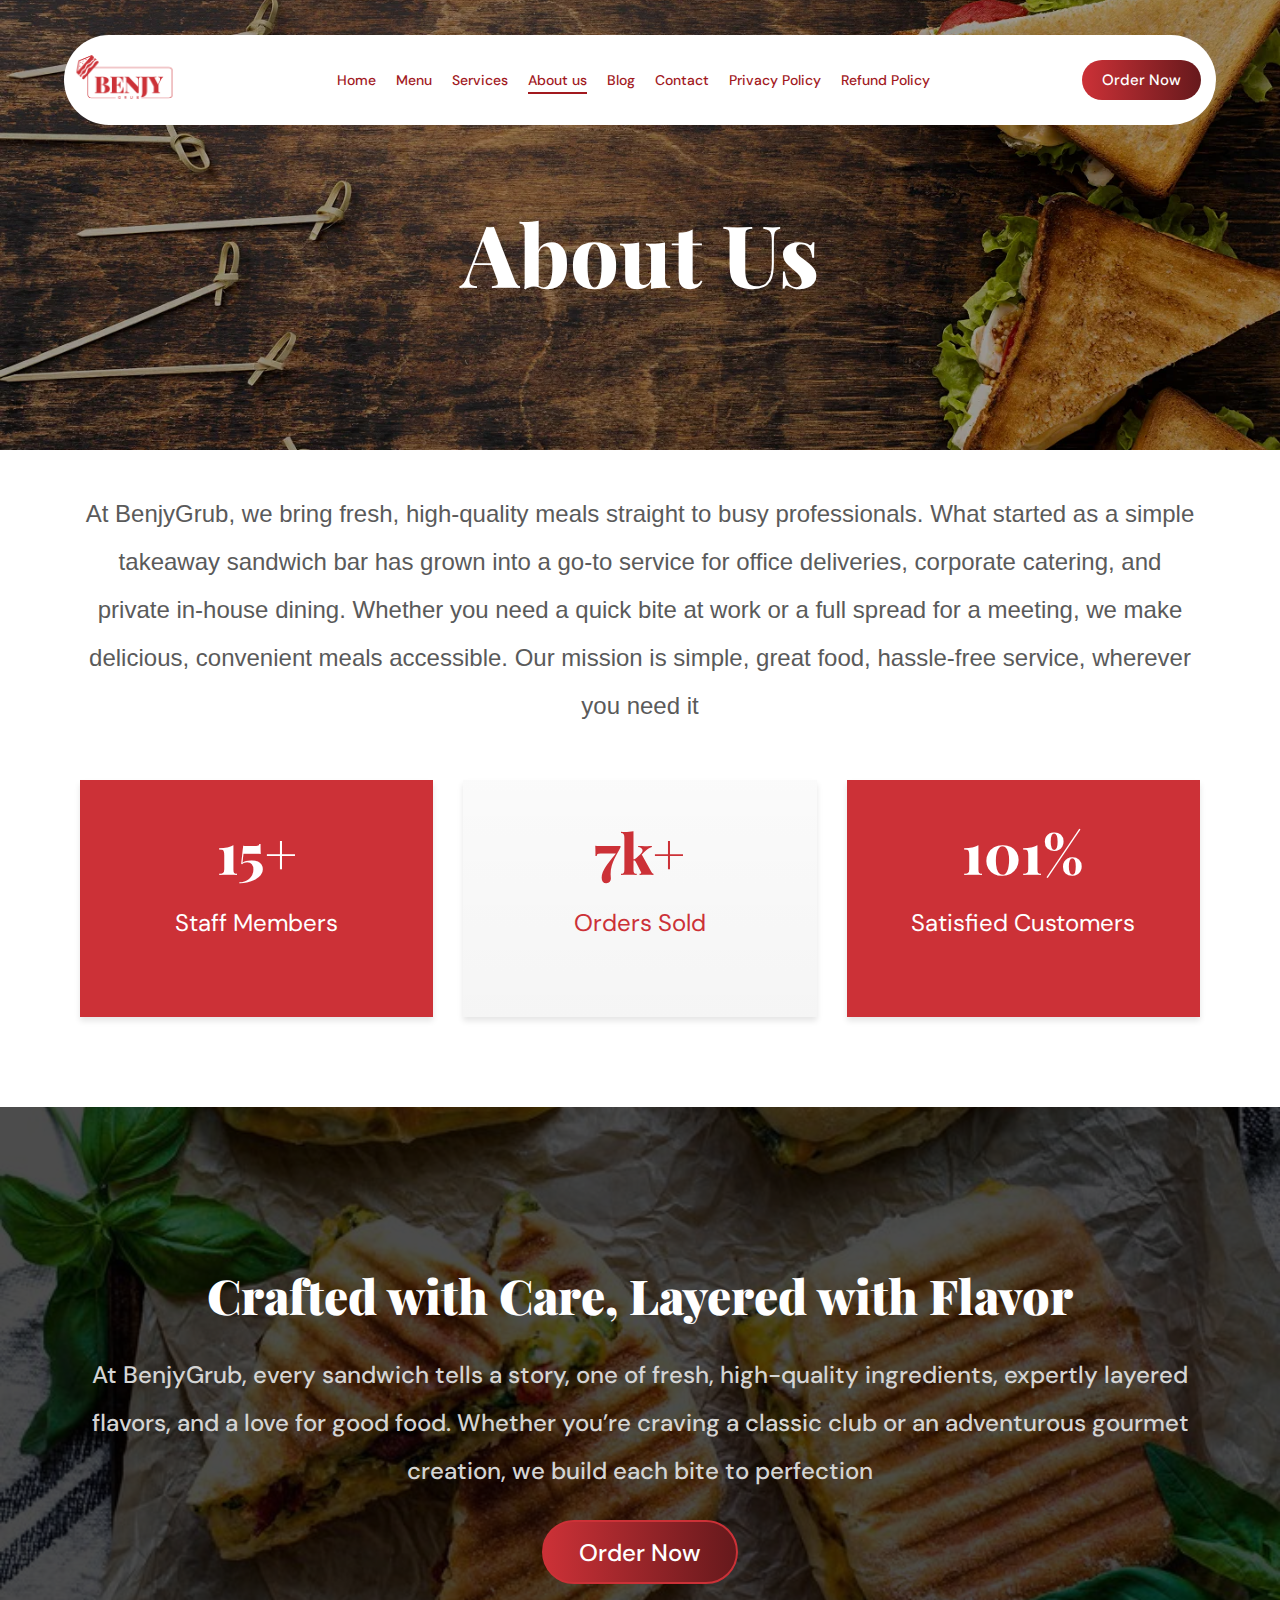
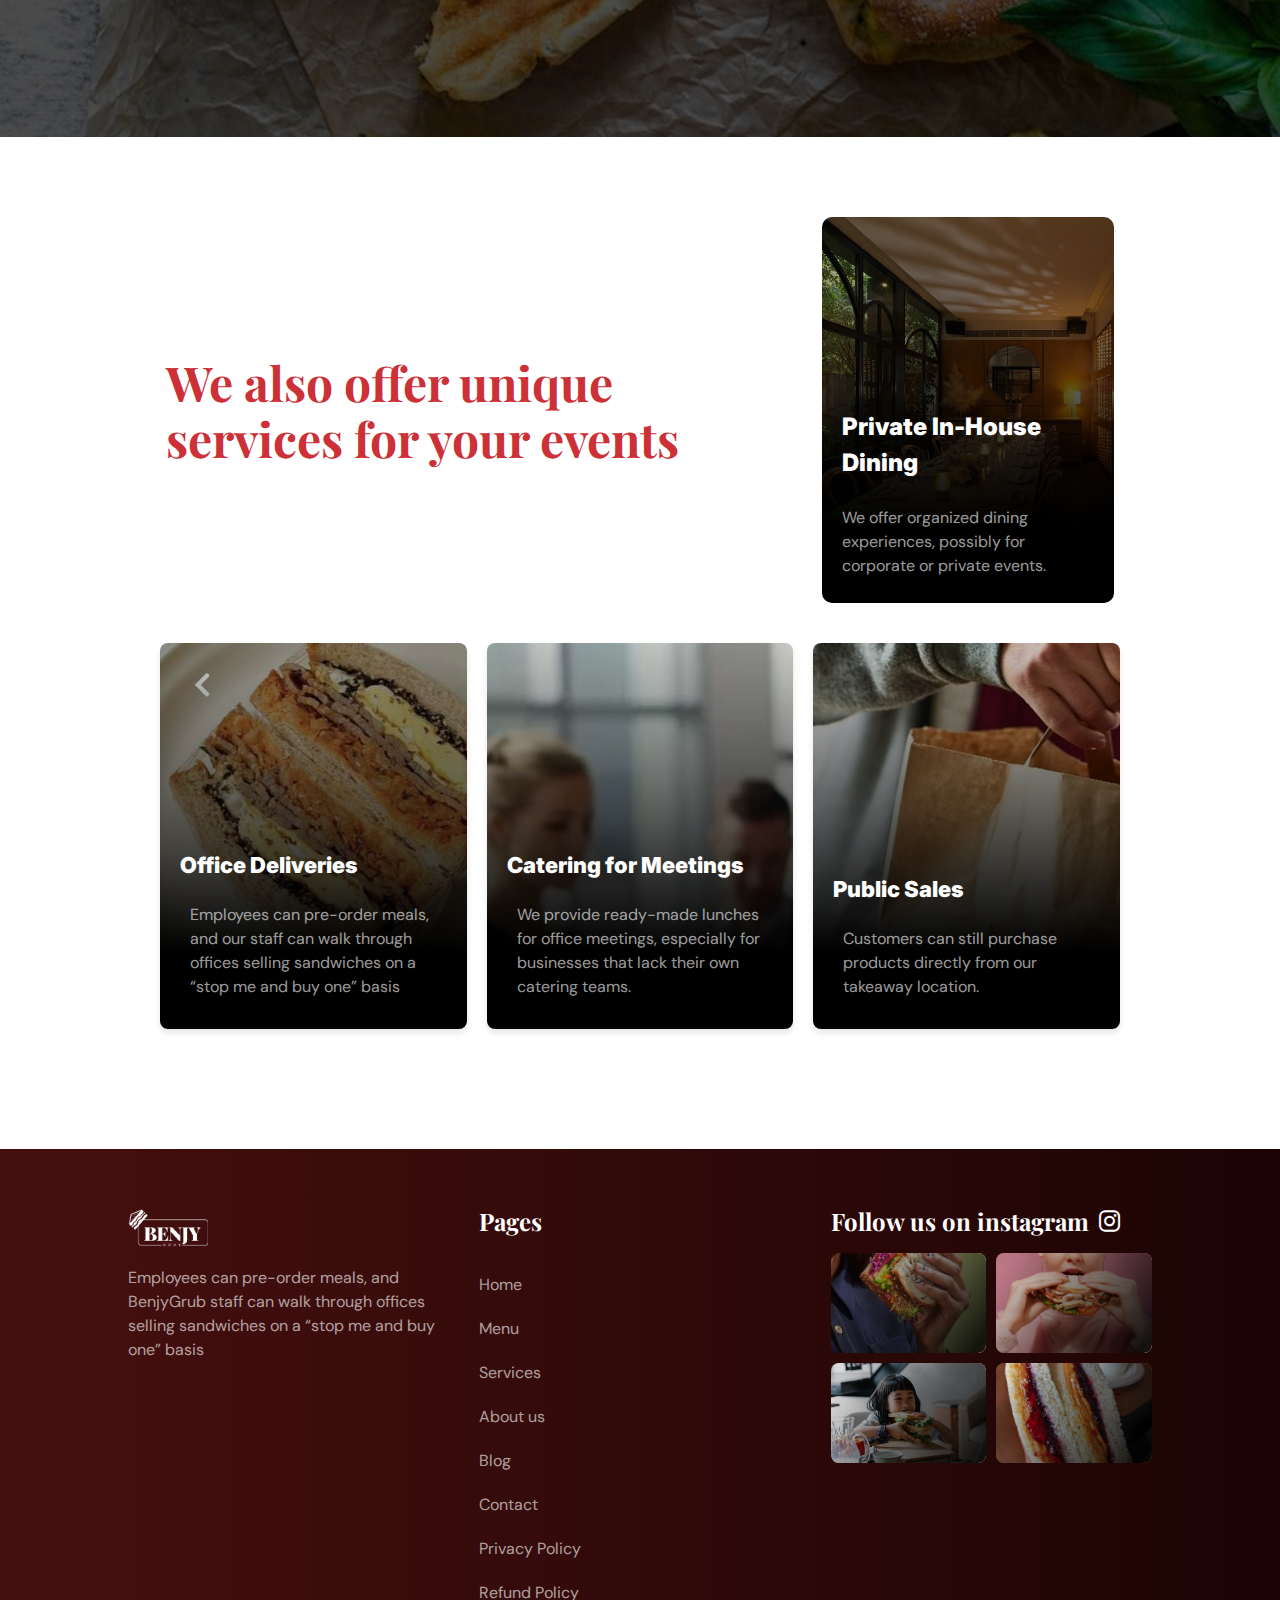
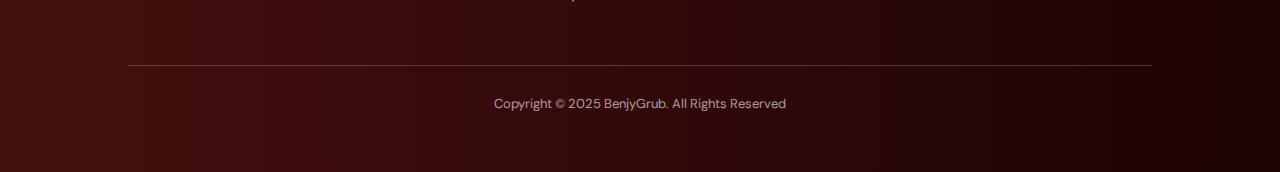
<file: about-us.html>
<!DOCTYPE html>
<html lang="en">
<head>
    <meta charset="UTF-8">
    <meta name="viewport" content="width=device-width, initial-scale=1.0">
    <title>About Us – We craft sandwiches with the freshest ingredients</title>
    <!----=====Styles link=====-->
    <link rel="stylesheet" href="style.css">
    <!-- Font Awesome CDN -->
<link rel="stylesheet" href="https://cdnjs.cloudflare.com/ajax/libs/font-awesome/6.5.1/css/all.min.css">
<style>
    /* Hero section background */
.hero-section {

    min-height: 50vh; /* Reduced from 100vh */
    display: flex;
    flex-direction: column;
}

/* Hero content */
.hero-section .hero-content {
    margin-top: 8vh; /* Reduced from 14vh */
    text-align: center;
    padding: 0px 14%;
    margin-bottom: 40px; /* Reduced from 80px */
}
.ourmenu{
    padding: 40px 80px;
}
.ourmenu .about-us-firstsection p{
    font-family: 'DM Sans' sans-serif;
    font-size: 24px;
    line-height: 48px;
    color: #5A5A5A;
    text-align: center;

}
/* Mobile adjustments */
@media (max-width: 769px) {
    .hero-section {
        min-height: 300px !important; /* Reduced from 510px */
    }
    
    .hero-section .hero-content {
        margin-top: 40px !important; /* Reduced from 75px */
    }
    .ourmenu{
    padding: 40px 20px;
}
.ourmenu .about-us-firstsection p{
    line-height: 48px;
}
  
}
@media (max-width: 426px) {
    .ourmenu .about-us-firstsection p{
        font-size: 15px;
        line-height: 25px;
    }

}

.hero-content{
    margin-bottom: 0  !important;
}


/* Add this to your existing CSS */
.card-items {
    display: flex;
    gap: 30px;
    align-items: center;
    justify-content: center;
    margin: 50px 0;
}

.card-one, .card-two, .card-three {
    width: 269.97px;
    height: 236.59px;
    flex: 1;
   
    padding: 40px;
   
    background: #CC3137;

    text-align: center;
 
    box-shadow: 0 4px 6px rgba(0, 0, 0, 0.1);
}
.card-items .card-two{
    background: linear-gradient(180deg, rgba(0, 0, 0, 0) -88.31%, rgba(0, 0, 0, 0.0408) 100%);
   

}

.card-items .card-two h2{
    color:  #CC3137;

}
.card-items .card-two p{
    color:  #CC3137 !important;

}
.card-items h2 {
    font-family: "Playfair Display", Sans-serif;
    font-weight: 800;
    line-height: 64px;
    letter-spacing: -3%;
    font-size: 56px;
    color:  #FFFFFF;
    
    margin-bottom: 15px;
}

.card-items p {
    font-family: 'DM Sans', sans-serif;
    font-size: 18px;
    line-height: 24px;
    color: #FFFFFF !important;
} 


@media (max-width: 1024px) {
    .card-items {
        flex-direction: column;
        gap: 20px;
    }
    
    .card-one, .card-two, .card-three {
        padding: 30px;
    }
}


.menu-second-section {
    display: flex;
    flex-direction: column; 
    align-items: center;  
    justify-content: center; 
    text-align: center;
    background: url(./img/menu-second-section.jpg);
    background-color: rgba(0, 0, 0, 0.7);
    background-blend-mode: overlay;
    background-size: cover;
    background-position: center;
    background-repeat: no-repeat;
    width: 100%;
    height: 630px;
    padding: 20px; 
}

 .menu-second-section h2{
    font-family: "Playfair Display", Sans-serif;
    font-size: 48px;
    font-weight: 900;
    line-height: 72px;
    color: #FFFFFF;
    letter-spacing: -3%;
    padding-bottom: 20px;
    text-align: center;
   

}
 .menu-second-section p{
    font-family: "DM Sans", Sans-serif;
    font-weight: 500;
    font-size: 24px;
    line-height: 48px;
    color:#D4D4D4;
    width: 89%;
    text-align: center;
}
.menu-second-section button{
    background-color: transparent;
    font-family: "DM Sans", Sans-serif;
    font-size: 24px;
    font-weight: 500;
    background-image: linear-gradient(90deg, #CC3137 0%, #66191C 100%);
    border: none;
   border-radius: 40px;
   padding: 10px 20px 10px 20px;
   color: #fff;
   width: 196px;
   height: 64px;
   margin-top: 25px;
   border: 2px solid #CC3137;
}

/* our menu third section */
 .menu-third-section {
    margin: 40px auto;
    padding: 40px 160px;
    justify-content: center;
  
}
.menu-third-section .first-section{
    display: flex;
        justify-content: center;
        align-content: center;
        align-items: center;
        gap: 130px;
}
 .menu-third-section .first-section h2{
    font-family: "Playfair Display", Sans-serif;
    font-size: 48px;
    font-weight: 700;
    line-height: 56px;
    color: #CC3137;
    width: 525.81px;
    height: 112px;
    letter-spacing: -3%;
    
    
}
.menu-third-section .first-section div {
    width: 292.8px;
    height: 386.2px;
    border-radius: 10px;
    position: relative;
    background-size: cover;
    background-position: center;
    background-repeat: no-repeat;
    display: flex;
    align-items: flex-end;
}
.first-section-service-item {
    display: flex;
    flex-direction: column;
    justify-content: flex-end;

    padding: 10px;
    color: #FFFFFF;
  
    width: 292.8px;
    height: 386.2px;
    border-radius: 10px;
    background: 
        linear-gradient(180deg, rgba(0, 0, 0, 0) -18.82%, #000000 80.32%, #000000 99.96%), 
        url(./img/item7.jpg);
    background-size: cover;
    background-position: center;
    background-repeat: no-repeat;
   
}

/* Style the paragraphs inside */
.first-section-service-item p {
    font-family: "DM Sans", Sans-serif;
    font-size: 16px;
    font-weight: 400;
    line-height: 24px;
    color: rgba(255, 255, 255, 0.62);
    
   
    margin: 5px 0;
   
    padding: 10px;
    border-radius: 8px;
    text-align: left;
}
.first-section-service-item h3 {
    font-family: "Inter", Sans-serif;
    font-size: 24px;
    font-weight: 869;
    line-height: 36px;
   letter-spacing: -3%;
    padding: 10px;
    border-radius: 8px;
    text-align: left;
}

/* our menu third section-second section */
.menu-third-section .second-section {
    margin: 40px auto;
    padding: 40px 10px;
    display: flex;
   
    gap: 30px;
    justify-content: center;
    align-items: center;
    max-width: 1200px;
}

.menu-third-section .second-section div {
    width: calc(33.33% - 20px);
    height: 386.2px;
    border-radius: 10px;
    position: relative;
    background-size: cover;
    background-position: center;
    background-repeat: no-repeat;
    display: flex;
    flex-direction: column;
    justify-content: flex-end;
    text-align: left;
    color: white;
    padding: 20px;
}


/* Background images for each section */
.menu-third-section .second-section-service-item1 {
    background: 
        linear-gradient(180deg, rgba(0, 0, 0, 0) -18.82%, #000000 80.32%, #000000 99.96%), 
        url(./img/item8.jpg);
}
.menu-third-section .second-section-service-item2 {
    background: 
        linear-gradient(180deg, rgba(0, 0, 0, 0) -18.82%, #000000 80.32%, #000000 99.96%), 
        url(./img/item9.jpg);
}
.menu-third-section .second-section-service-item3 {
    background: 
        linear-gradient(180deg, rgba(0, 0, 0, 0) -18.82%, #000000 80.32%, #000000 99.96%), 
        url(./img/item10.jpg);
}

/* Style the headings inside */
.menu-third-section .second-section h3 {
    font-family: "Inter", Sans-serif;
    font-size: 22px;
    font-weight: 700;
    line-height: 32px;
    margin-bottom: 10px;
}

/* Style the paragraphs inside */
.menu-third-section .second-section p {
    font-family: "DM Sans", Sans-serif;
    font-size: 16px;
    font-weight: 400;
    line-height: 24px;

    padding: 10px;
    border-radius: 8px;
    color: rgba(255, 255, 255, 0.62);
    
}

@media (max-width: 768px) {
    .card-items h2 {
        font-size: 28px;
    }
    
    .card-items p {
        font-size: 16px;
    }
    
   .menu-second-section h2{
        font-size: 24px;
        line-height: 36px;
        font-weight: 900;
    }
   .menu-second-section p {
        font-size: 16px;
        line-height: 24px;
    }
    .menu-second-section h2{
        font-size: 24px;
        line-height: 36px;
        font-weight: 900;
    }
   .menu-second-section p {
        font-size: 16px;
        line-height: 24px;
    }
 

   
    
 
     .menu-third-section .first-section {
        flex-direction: column;
        gap: 40px;
        text-align: center;
    }

.menu-third-section .first-section h2 {
        width: 85%;
        height: auto;
        font-size: 32px;
        line-height: 36px;
        margin-bottom: 20px;
    }

    .menu-third-section .first-section div {
        width: 100%;
        height: 300px;
        margin: 0 auto;
    }

   .menu-third-section {
        padding: 40px 20px;
    }
    .second-section div:nth-last-child(-n+2) {
       display: inline-flex;
    }
    
   
}



 /* Service section grid */
 .service-section {
    display: grid;
    grid-template-columns: repeat(2, 1fr);
    gap: 20px;
    padding: 40px 10%;
}

.service-section div {
    display: flex;
flex-direction: column;
justify-content: flex-end; /* Push content to the bottom */
padding: 20px;
height: 386.2px;
background-size: cover;
background-position: center;
background-repeat: no-repeat;
    padding: 20px;
    border-radius: 8px;
    box-shadow: 0px 4px 6px rgba(0, 0, 0, 0.1);
}
@media (min-width: 1025px) {
    .service-section {
        width: 100%;
        padding-left: 0px !important;
        padding-right: 0px !important;
        grid-template-columns: repeat(3, 1fr); /* 3 items per row */
    }
}
@media (max-width: 768px) {
    .service-section {
        padding: 40px 0px !important;
        grid-template-columns: 2fr;
    }
}

/* Background images for each section */
.second-section-service-item1 {
background: 
linear-gradient(180deg, rgba(0, 0, 0, 0) -18.82%, #000000 80.32%, #000000 99.96%), 
url(./img/item8.jpg);
}
.second-section-service-item2 {
background: 
linear-gradient(180deg, rgba(0, 0, 0, 0) -18.82%, #000000 80.32%, #000000 99.96%), 
url(./img/item9.jpg);
}
.second-section-service-item3 {
background: 
linear-gradient(180deg, rgba(0, 0, 0, 0) -18.82%, #000000 80.32%, #000000 99.96%), 
url(./img/item10.jpg);
}
.second-section-service-item4{
background: 
linear-gradient(180deg, rgba(0, 0, 0, 0) -18.82%, #000000 80.32%, #000000 99.96%), 
url(./img/item7.jpg);
}


/* Style the headings inside */
.service-section h3 {
font-family: "Inter", Sans-serif;
font-size: 22px;
font-weight: 869;
line-height: 36px;
margin-bottom: 10px;
color: #FFFFFF;
}

/* Style the paragraphs inside */
.service-section p {
font-family: "DM Sans", Sans-serif;
font-size: 16px;
font-weight: 400;
line-height: 24px;

padding: 10px;
border-radius: 8px;
color: rgba(255, 255, 255, 0.62);

}


</style>

</head>
<body>
    <!----=====Hero section,=====-->
    <div class="hero-section">
        <div class="nav">
            <div class="logo">
                <img src="img/Logo - Red.png" alt="logo">
            </div>
            <div class="menu">
                <ul><li><a href="index.html">Home</a></li>

                <li><a href="explore-menu.html">Menu</a></li>
                <li><a href="our-service.html"">Services</a></li>
                <li><a href="about-us.html">About us</a></li>
                <li><a href="blog.html">Blog</a></li>
                <li><a href="contact-us.html">Contact</a></li>
                <li><a href="privacy-policy.html">Privacy Policy</a></li>
                <li><a href="refund-policy.html">Refund Policy</a></li>                   
                </ul>
            </div>
            <div class="menu-toggle">
                <i class="fa-solid fa-bars"></i>
            </div>
            
            <div class="btn">
               <a href="explore-menu.html"> <button>Order Now</button>
               </a>
            </div>

        </div>
        <div class="hero-content fade-up fade-up-delay-1">
            <div class="hero-text">
                <h2>About Us</h2>
                
            </div>
        </div>
    </div>

      <!----=====Our Menu section, first section=====-->
      <div class="ourmenu">
        <div class="about-us-firstsection">
            <p>At BenjyGrub, we bring fresh, high-quality meals straight to busy professionals. What started as a simple takeaway sandwich bar has grown into a go-to service for office deliveries, corporate catering, and private in-house dining. Whether you need a quick bite at work or a full spread for a meeting, we make delicious, convenient meals accessible. Our mission is simple, great food, hassle-free service, wherever you need it</p>

            <div class="card-items">
                <div class="card-one">
                    <h2>15+</h2>
                    <p>Staff Members</p>
                </div>
                <div class="card-two">
                    <h2>7k+</h2>
                    <p>Orders Sold</p>
                </div>
                <div class="card-three">
                    <h2>101%</h2>
                    <p>Satisfied Customers</p>
                </div>
            </div>
        </div>
        
       </div>

       <div class="menu-second-section">
         
        <h2>Crafted with Care, Layered with Flavor</h2>
        <p>At BenjyGrub, every sandwich tells a story, one of fresh, high-quality ingredients, expertly layered flavors, and a love for good food. Whether you’re craving a classic club or an adventurous gourmet creation, we build each bite to perfection</p>
        <button>Order Now</button>

    </div>
   
    <div class="menu-third-section">
        <div class="first-section">
            <h2>We also offer unique services for your events</h2>

            <div class="first-section-service-item">
                <h3>Private In-House Dining</h3>

                <p>We offer organized dining experiences, possibly for corporate or private events.</p>

            </div>

          
        </div>
    
    
        <div class="service-section">
          
            <div class="second-section-service-item1">
                <h3>Office Deliveries</h3>
    
                <p>Employees can pre-order meals, and our staff can walk through offices selling sandwiches on a “stop me and buy one” basis</p>
    
            </div>
            <div class="second-section-service-item2">
                <h3>Catering for Meetings</h3>
    
                <p>We provide ready-made lunches for office meetings, especially for businesses that lack their own catering teams.</p>
    
            </div>
            <div class="second-section-service-item3">
                <h3>Public Sales</h3>
    
                <p>Customers can still purchase products directly from our takeaway location.</p>
    
            </div>
         
         
            
    
        </div>
     </div>


     
       
       <!----====Footer Section,=====-->
       <div class="footer">
        <div class="upper-section">
           
            <div class="logo-text">
<img src="./img/logo-footer.png" alt="logo footer">
                <p>Employees can pre-order meals, and BenjyGrub staff can walk through offices selling sandwiches on a “stop me and buy one” basis

                </p>
            </div>
            <div class="pages">
                <h2>Pages</h2>
                <li><a href="index.html">Home</a></li>
                <li><a href="explore-menu.html">Menu</a></li>
                <li><a href="our-service.html"">Services</a></li>
                <li><a href="about-us.html">About us</a></li>
                <li><a href="blog.html">Blog</a></li>
                <li><a href="contact-us.html">Contact</a></li>
                <li><a href="privacy-policy.html">Privacy Policy</a></li>
                <li><a href="refund-policy.html">Refund Policy</a></li>
            </div>
            <div class="insta">
            <h2> 
                <a href="#">
                Follow us on instagram <i class="fa-brands fa-instagram"></i>
            </a>
            </h2>
            <div class="insta-item">
                <div class="insta-img">
                    <img src="./img/item11.jpg" alt="footer-image-1">
                </div>
                <div class="insta-img">
                    <img src="./img/item12.jpg" alt="footer-image-2">
                </div>
                <div class="insta-img">
                    <img src="./img/item13.jpg" alt="footer-image-3">
                </div>
                <div class="insta-img">
                    <img src="./img/item14.jpg" alt="footer-image-4">
                </div>
            </div>
            
            </div>
     
       
        </div>
        <div class="lower-section">
           
            <p>Copyright © 2025 BenjyGrub. All Rights Reserved</p>
        </div>
       </div>
    
       <script src="./js/main.js"></script>
</body>
</html>
</file>
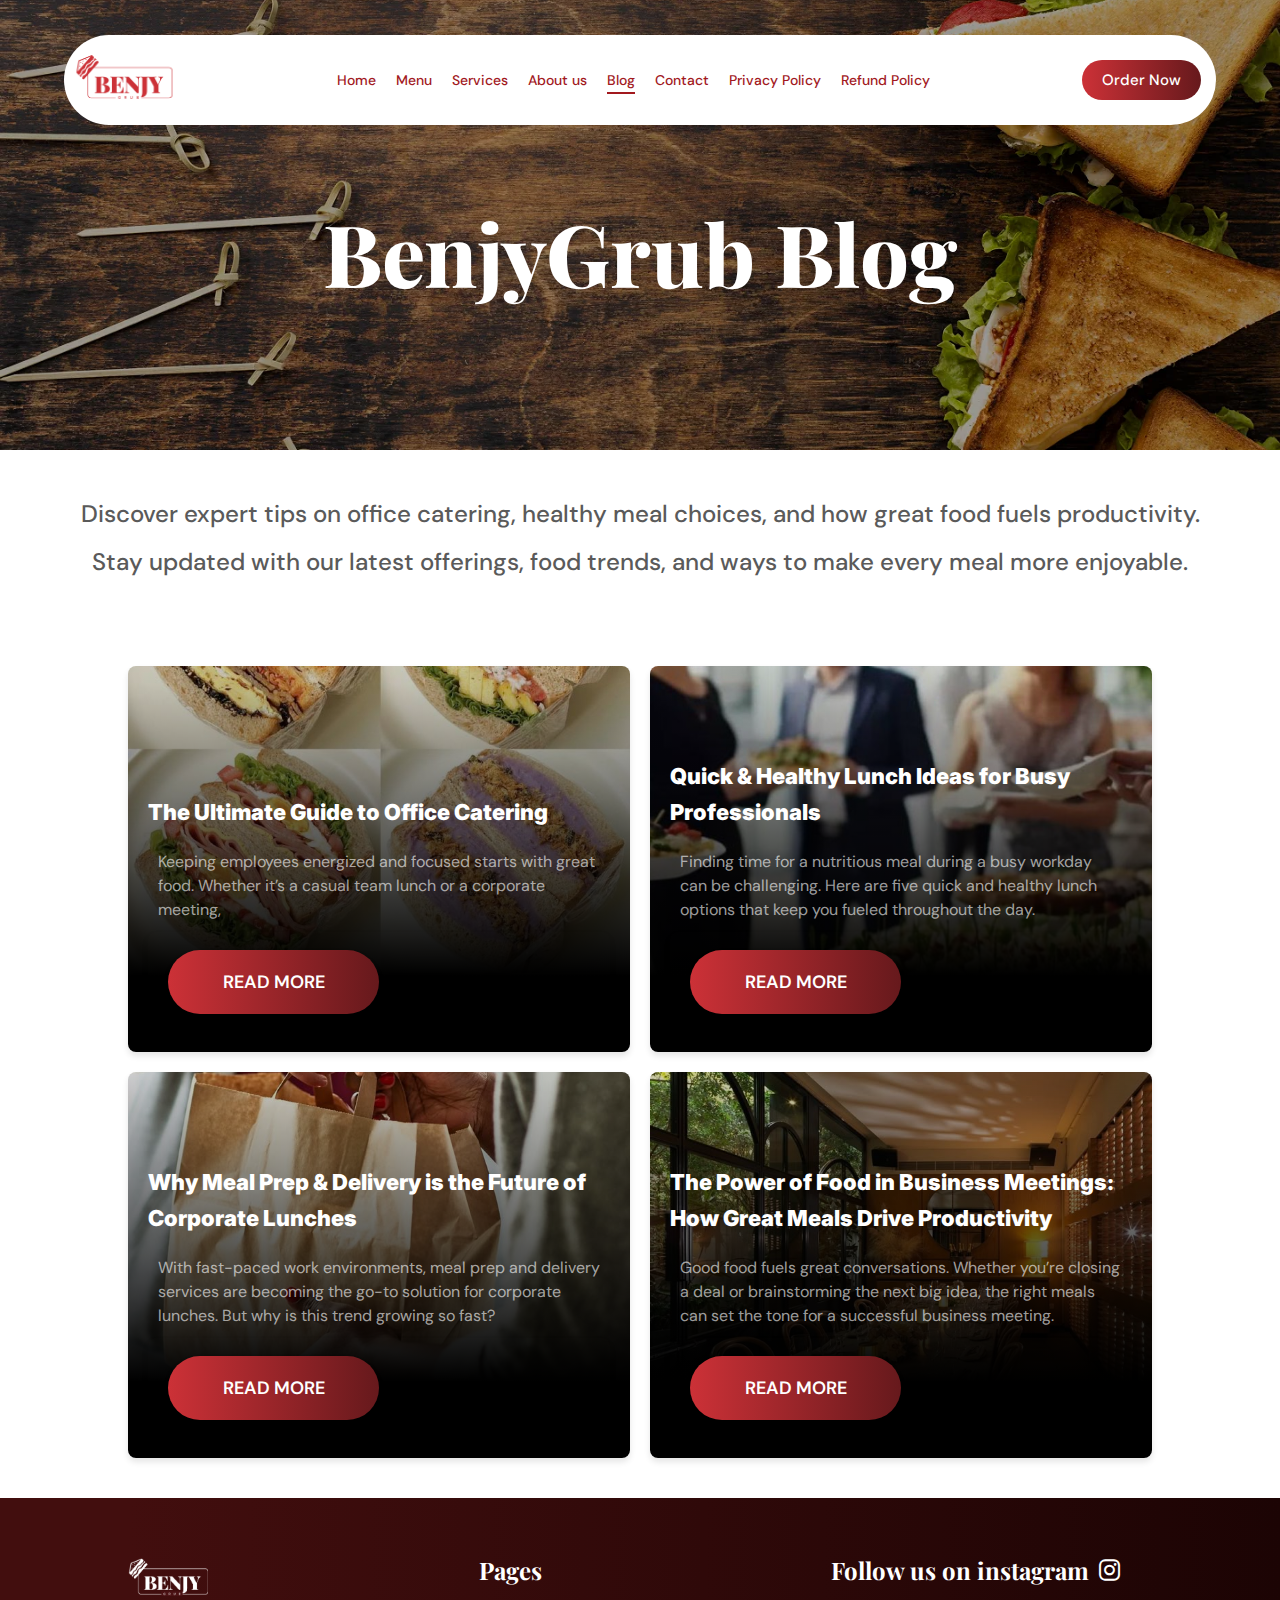
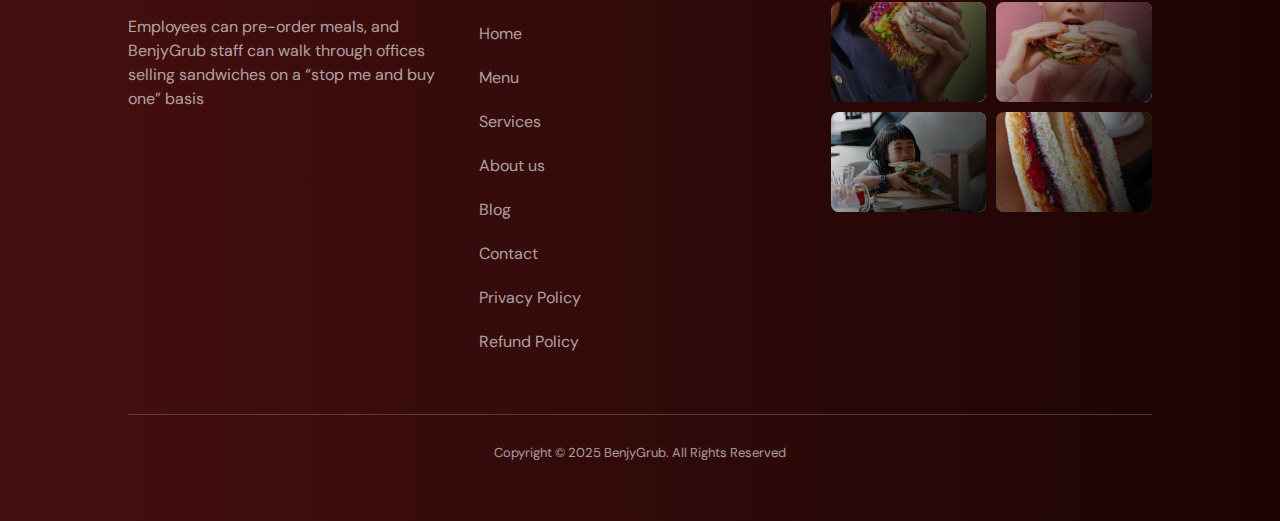
<file: blog.html>
<!DOCTYPE html>
<html lang="en">
<head>
    <meta charset="UTF-8">
    <meta name="viewport" content="width=device-width, initial-scale=1.0">
    <title>Blog – We craft sandwiches with the freshest ingredients</title>
    <!----=====Styles link=====-->
    <link rel="stylesheet" href="./styles/service.css">
    <!-- Font Awesome CDN -->
<link rel="stylesheet" href="https://cdnjs.cloudflare.com/ajax/libs/font-awesome/6.5.1/css/all.min.css">
<style>
    /* Hero section background */
.hero-section {

    min-height: 50vh; /* Reduced from 100vh */
    display: flex;
    flex-direction: column;
}

/* Hero content */
.hero-section .hero-content {
    margin-top: 8vh; /* Reduced from 14vh */
    text-align: center;
    padding: 0px 14%;
    margin-bottom: 40px; /* Reduced from 80px */
}

/* Mobile adjustments */
@media (max-width: 769px) {
    .hero-section {
        min-height: 300px !important; /* Reduced from 510px */
    }
    
    .hero-section .hero-content {
        margin-top: 40px !important; /* Reduced from 75px */
    }
}
   

.hero-content{
    margin-bottom: 0  !important;
}


.front-text{
    padding: 40px 80px;
    text-align: center;
}
.front-text p{
    font-family: "DM Sans", Sans-serif;
    font-size: 24px;
    font-weight: 500;
    line-height: 48px;
    color: #5A5A5A;
}



 /* Service section grid */
 .service-section {
            display: grid;
            grid-template-columns: repeat(2, 1fr);
            gap: 20px;
            padding: 40px 10%;
        }
        
        .service-section div {
            display: flex;
    flex-direction: column;
    justify-content: flex-end; /* Push content to the bottom */
    padding: 20px;
    height: 386.2px;
    background-size: cover;
    background-position: center;
    background-repeat: no-repeat;
            padding: 20px;
            border-radius: 8px;
            box-shadow: 0px 4px 6px rgba(0, 0, 0, 0.1);
        }

      

/* Background images for each section */
.second-section-service-item1 {
    background: 
        linear-gradient(180deg, rgba(0, 0, 0, 0) -18.82%, #000000 80.32%, #000000 99.96%), 
        url(./img/item8.jpg);
}
.second-section-service-item2 {
    background: 
        linear-gradient(180deg, rgba(0, 0, 0, 0) -18.82%, #000000 80.32%, #000000 99.96%), 
        url(./img/item9.jpg);
}
.second-section-service-item3 {
    background: 
        linear-gradient(180deg, rgba(0, 0, 0, 0) -18.82%, #000000 80.32%, #000000 99.96%), 
        url(./img/item10.jpg);
}
.second-section-service-item4{
    background: 
        linear-gradient(180deg, rgba(0, 0, 0, 0) -18.82%, #000000 80.32%, #000000 99.96%), 
        url(./img/item7.jpg);
}


/* Style the headings inside */
.service-section h3 {
    font-family: "Inter", Sans-serif;
    font-size: 22px;
    font-weight: 869;
    line-height: 36px;
    margin-bottom: 10px;
    color: #FFFFFF;
}

/* Style the paragraphs inside */
.service-section p {
    font-family: "DM Sans", Sans-serif;
    font-size: 16px;
    font-weight: 400;
    line-height: 24px;

    padding: 10px;
    border-radius: 8px;
    color: rgba(255, 255, 255, 0.62);
    
}

/* General button styling */
.service-section .btn button {
    background: linear-gradient(90deg, #CC3137 0%, #66191C 100%);
    border: none;
    border-radius: 40px;
    padding: 20px 40px;
    color: #fff;
    font-family: "DM Sans", sans-serif;
    font-size: 18px;
    font-weight: 600;
    width: 50%;
    cursor: pointer;
    transition: all 0.3s ease-in-out;
    text-transform: uppercase;
    box-shadow: 0 4px 6px rgba(0, 0, 0, 0.1);
}

/* Hover effect */
.service-section .btn button:hover {
    background: linear-gradient(90deg, #66191C 0%, #CC3137 100%);
    transform: scale(1.05);
    box-shadow: 0 6px 10px rgba(0, 0, 0, 0.15);
}

/* Centering buttons */
.service-section .btn {
    display: flex;
    justify-content: center;
    margin-top: 0 !important;
    height: 100px;
}

@media (max-width: 768px) {
            .service-section {
                grid-template-columns: 1fr;
            }
            .front-text p{
    font-family: "DM Sans", Sans-serif;
    font-size: 16px;
    font-weight: 500;
    line-height: 28px;
}
.front-text{
    padding: 40px 20px;
}
.service-section .btn button{
    padding: 20px 30px;
    width: 70%;
}
.service-section div{
    height: 500px;
}
        }




</style>
</head>
<body>
    <!----=====Hero section,=====-->
    <div class="hero-section">
        <div class="nav">
            <div class="logo">
                <img src="img/Logo - Red.png" alt="logo">
            </div>
            <div class="menu">
                <ul>
<li><a href="index.html">Home</a></li>
                <li><a href="explore-menu.html">Menu</a></li>
                <li><a href="our-service.html"">Services</a></li>
                <li><a href="about-us.html">About us</a></li>
                <li><a href="blog.html">Blog</a></li>
                <li><a href="contact-us.html">Contact</a></li>
                <li><a href="privacy-policy.html">Privacy Policy</a></li>
                <li><a href="refund-policy.html">Refund Policy</a></li>
                </ul>
            </div>
            <div class="menu-toggle">
                <i class="fa-solid fa-bars"></i>
            </div>
            
            <div class="btn">
                <a href="explore-menu.html"><button>Order Now</button></a>
            </div>

        </div>
        <div class="hero-content">
            <div class="hero-text">
                <h2>BenjyGrub Blog </h2>
                
                
            </div>
        </div>
    </div>

      <!----=====Our Menu section, first section=====-->
     
 <div class="front-text">
    <p>Discover expert tips on office catering, healthy meal choices, and how great food fuels productivity. Stay updated with our latest offerings, food trends, and ways to make every meal more enjoyable.</p>
 </div>
       
      <div class="service-section">
          
        <div class="second-section-service-item1">
            <h3>The Ultimate Guide to Office Catering</h3>

            <p>Keeping employees energized and focused starts with great food. Whether it’s a casual team lunch or a corporate meeting,</p>
            <div class="btn">
                <button>Read More</button>
            </div>

        </div>
        <div class="second-section-service-item2">
            <h3>Quick & Healthy Lunch Ideas for Busy Professionals</h3>

            <p>Finding time for a nutritious meal during a busy workday can be challenging. Here are five quick and healthy lunch options that keep you fueled throughout the day.</p>
            <div class="btn">
                <button>Read More</button>
            </div>


        </div>
        <div class="second-section-service-item3">
            <h3>Why Meal Prep & Delivery is the Future of Corporate Lunches</h3>

            <p>With fast-paced work environments, meal prep and delivery services are becoming the go-to solution for corporate lunches. But why is this trend growing so fast?</p>
            <div class="btn">
                <button>Read More</button>
            </div>


        </div>
        <div class="second-section-service-item4">
            <h3>The Power of Food in Business Meetings: How Great Meals Drive Productivity</h3>

            <p>Good food fuels great conversations. Whether you’re closing a deal or brainstorming the next big idea, the right meals can set the tone for a successful business meeting.</p>
            <div class="btn">
                <button>Read More</button>
            </div>


        </div>
     
        

    </div>

       <!----====Footer Section,=====-->
       <div class="footer">
        <div class="upper-section">
           
            <div class="logo-text">
                <img src="./img/logo-footer.png" alt="logo footer">
                <p>Employees can pre-order meals, and BenjyGrub staff can walk through offices selling sandwiches on a “stop me and buy one” basis

                </p>
            </div>
            <div class="pages">
                <h2>Pages</h2>
                <li><a href="index.html">Home</a></li>
                <li><a href="explore-menu.html">Menu</a></li>
                <li><a href="our-service.html"">Services</a></li>
                <li><a href="about-us.html">About us</a></li>
                <li><a href="blog.html">Blog</a></li>
                <li><a href="contact-us.html">Contact</a></li>
                <li><a href="privacy-policy.html">Privacy Policy</a></li>
                <li><a href="refund-policy.html">Refund Policy</a></li>
            </div>
            <div class="insta">
            <h2> 
                <a href="#">
                Follow us on instagram <i class="fa-brands fa-instagram"></i>
            </a>
            </h2>
            <div class="insta-item">
                <div class="insta-img">
                    <img src="./img/item11.jpg" alt="footer-image-1">
                </div>
                <div class="insta-img">
                    <img src="./img/item12.jpg" alt="footer-image-2">
                </div>
                <div class="insta-img">
                    <img src="./img/item13.jpg" alt="footer-image-3">
                </div>
                <div class="insta-img">
                    <img src="./img/item14.jpg" alt="footer-image-4">
                </div>
            </div>
            
            </div>
     
       
        </div>
        <div class="lower-section">
           
            <p>Copyright © 2025 BenjyGrub. All Rights Reserved</p>
        </div>
       </div>
    
    <script>
        document.addEventListener("DOMContentLoaded", () => {
    const links = document.querySelectorAll(".nav .menu ul li a");

    links.forEach(link => {
        if (link.href === window.location.href) {
            link.classList.add("active");
        }
    });
});
document.addEventListener("DOMContentLoaded", () => {
    const menuToggle = document.querySelector(".menu-toggle");
    const menu = document.querySelector(".nav .menu");

    menuToggle.addEventListener("click", () => {
        menu.classList.toggle("active");
    });

    // Close menu when clicking outside
    document.addEventListener("click", (event) => {
        if (!menu.contains(event.target) && !menuToggle.contains(event.target)) {
            menu.classList.remove("active");
        }
    });
});


</script>
</body>
</html>
</file>
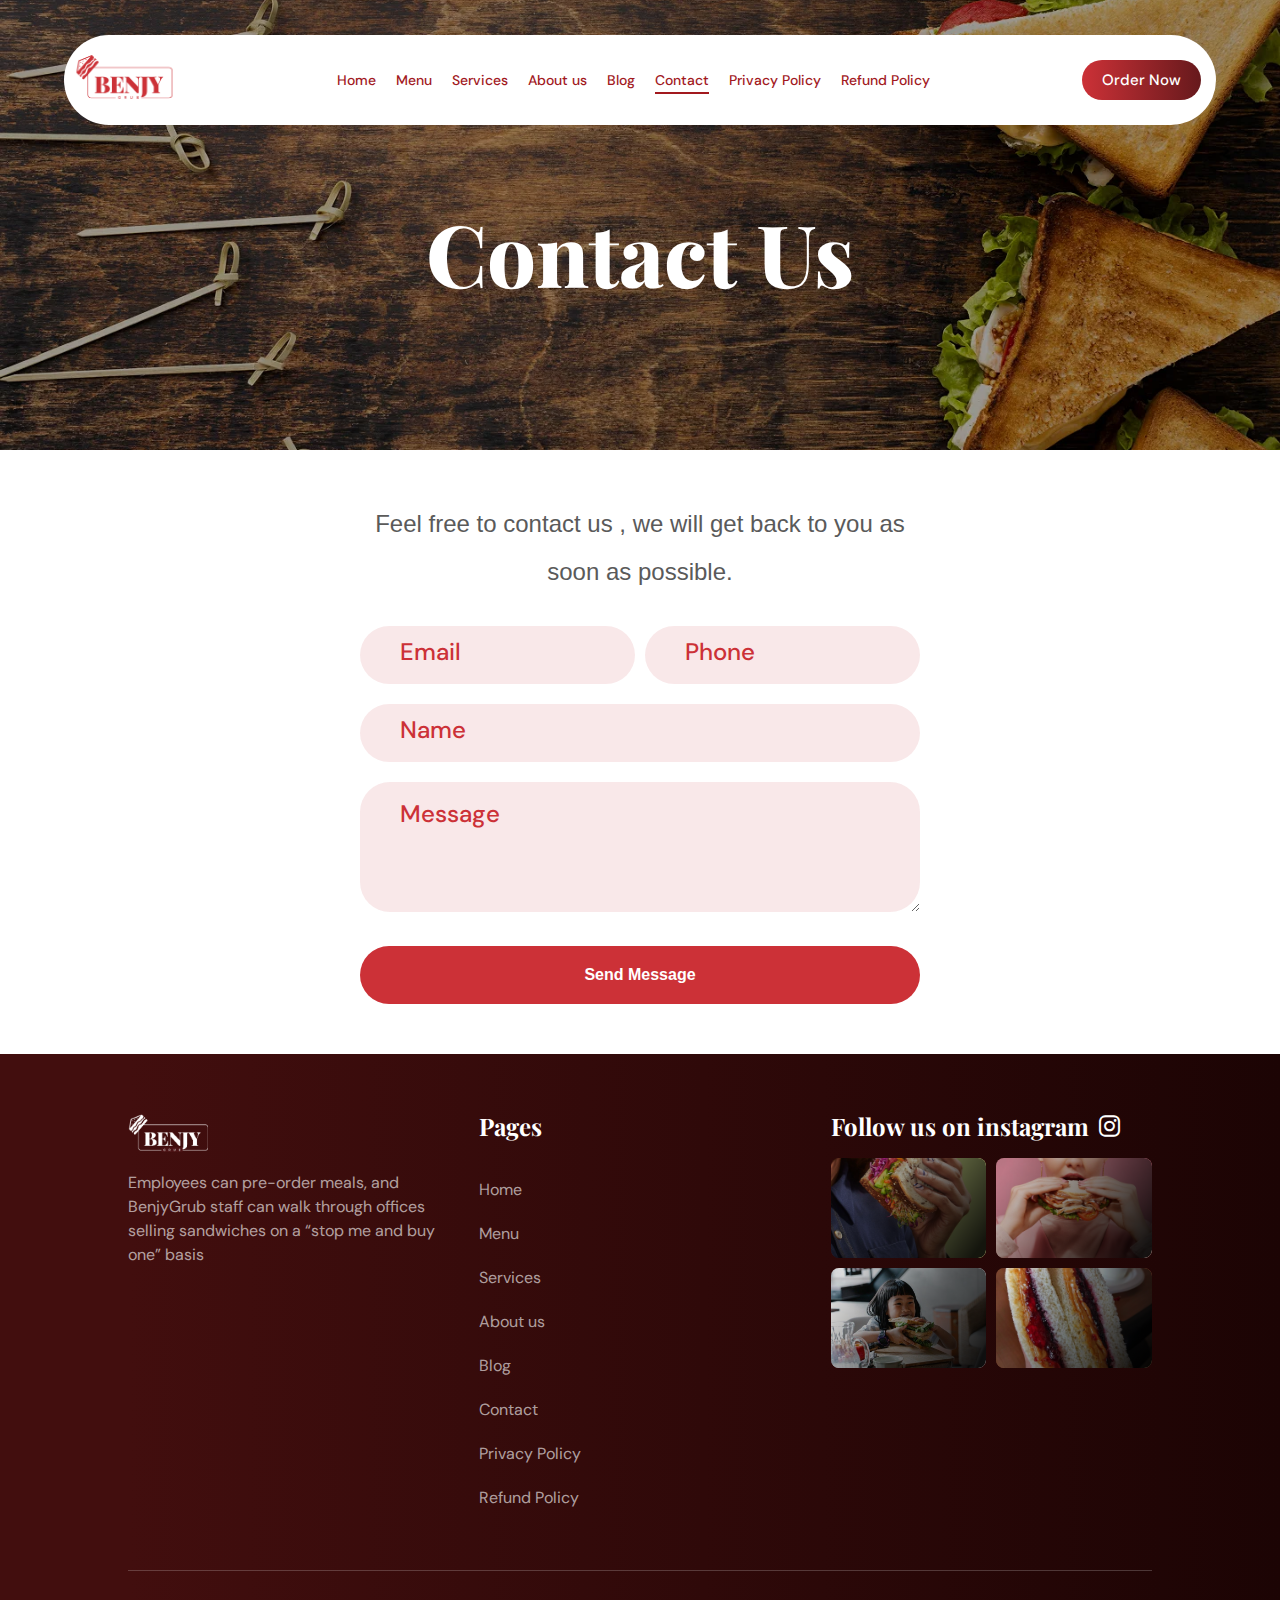
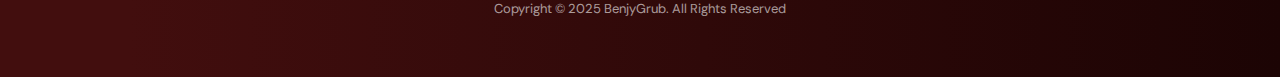
<file: contact-us.html>
<!DOCTYPE html>
<html lang="en">
<head>
    <meta charset="UTF-8">
    <meta name="viewport" content="width=device-width, initial-scale=1.0">
    <title>Contact Us – We craft sandwiches with the freshest ingredients</title>
    <!----=====Styles link=====-->
    <link rel="stylesheet" href="style.css">
    <!-- Font Awesome CDN -->
<link rel="stylesheet" href="https://cdnjs.cloudflare.com/ajax/libs/font-awesome/6.5.1/css/all.min.css">
<style>
    /* Hero section background */
.hero-section {

    min-height: 50vh; /* Reduced from 100vh */
    display: flex;
    flex-direction: column;
}

/* Hero content */
.hero-section .hero-content {
    margin-top: 8vh; /* Reduced from 14vh */
    text-align: center;
    padding: 0px 14%;
    margin-bottom: 40px; /* Reduced from 80px */
}

/* Mobile adjustments */
@media (max-width: 769px) {
    .hero-section {
        min-height: 300px !important; /* Reduced from 510px */
    }
    
    .hero-section .hero-content {
        margin-top: 40px !important; /* Reduced from 75px */
    }
  
}

.hero-content{
    margin-bottom: 0  !important;
}






</style>
<!-- Add this CSS to the style section -->
<style>
    .contact-form {
        max-width: 600px;
        margin: 50px auto;
        padding: 0 20px;
    }

    .contact-form p {
        font-family: 'DM Sans' sans-serif;
        font-weight: 500;
        line-height: 48px;

        font-size: 24px;
        color: rgba(90, 90, 90, 1);
        
        text-align: center;
        margin-bottom: 30px;
    }

    .form-group {
        margin-bottom: 20px;
        flex: 1;
    }

    .form-group label {
        display: block;
        margin-bottom: 8px;
        color: #666;
        font-weight: 500;
    }

    .form-group input,
    .form-group textarea {
        width: 100%;
        padding: 20px 40px;
        border: none;
        border-radius: 30px;
        font-size: 1rem;
       gap: 10px;
       background: rgba(204, 49, 55, 0.11);

    }

    /* Add this to your existing CSS */
input::placeholder,
textarea::placeholder {
    color: #999;
    font-family: 'DM Sans', sans-serif;
    font-size: 24px;
    font-weight: 500;
    line-height: 24px;
    line-height: -3%;
  
    
}

/* For specific browser compatibility */
input::-webkit-input-placeholder,
textarea::-webkit-input-placeholder { /* Chrome/Opera/Safari */
    color:  #CC3137;
}
input::-moz-placeholder,
textarea::-moz-placeholder { /* Firefox 19+ */
    color:  #CC3137;
    opacity: 1;
}
input:-ms-input-placeholder,
textarea:-ms-input-placeholder { /* IE 10+ */
    color:  #CC3137;
}
    .form-group textarea {
        resize: vertical;
    }

    button[type="submit"] {
        width: 100%;
        background-color: #CC3137;

        color: white;
        padding: 20px 40px;
        border: none;
        border-radius: 30px;
        cursor: pointer;
        font-size: 1rem;
        font-weight: 600;
        display: block;
        margin: 30px auto 0;
        transition: background-color 0.3s;
    }

    button[type="submit"]:hover {
        background-color: #E53A3A;
    }

    @media (max-width: 768px) {
      
        .contact-form p {
           font-weight: 400;
           line-height: 29px;
           font-size: 20px;
        }
        
       
        .contact-form div[style*="space-between"] {
        flex-direction: column;
        gap: 0 !important;
    }
    }
</style>
</head>
<body>
    <!----=====Hero section,=====-->
    <div class="hero-section">
        <div class="nav">
            <div class="logo">
                <img src="img/Logo - Red.png" alt="logo">
            </div>
            <div class="menu">
                <ul>
                   <li><a href="index.html">Home</a></li>
                <li><a href="explore-menu.html">Menu</a></li>
                <li><a href="our-service.html"">Services</a></li>
                <li><a href="about-us.html">About us</a></li>
                <li><a href="blog.html">Blog</a></li>
                <li><a href="contact-us.html">Contact</a></li>
                <li><a href="privacy-policy.html">Privacy Policy</a></li>
                <li><a href="refund-policy.html">Refund Policy</a></li>
                </ul>
            </div>
            <div class="menu-toggle">
                <i class="fa-solid fa-bars"></i>
            </div>
            
            <div class="btn">
                <a href="explore-menu.html"><button>Order Now</button></a>
            </div>

        </div>
        <div class="hero-content">
            <div class="hero-text">
                <h2>Contact Us</h2>
                
            </div>
        </div>
    </div>

      <!----=====Our Menu section, first section=====-->
      <div class="ourmenu">
  
 <!-- Add this inside the ourmenu div -->
<div class="ourmenu">
    <div class="contact-form">
       <p>Feel free to contact us , we will get back to you as soon as possible.</p>
        <form>
            <div style="display: flex;  gap: 10px;width: 100%;">
                <div class="form-group">
               
                    <input type="email" id="email" name="email" placeholder="Email">
                </div>
                <div class="form-group">
               
                    <input type="text" id="Phone" name="phone" placeholder="Phone" required>
                </div>
            </div>
            <div class="form-group">
               
                <input type="text" id="name" name="name" placeholder="Name" required>
            </div>
         
          
            <div class="form-group">
               
                <textarea id="message" name="message" rows="5" placeholder="Message" required></textarea>
            </div>
            <button type="submit">Send Message</button>
        </form>
    </div>
</div>


 
       
       
       </div>

       <!----====Footer Section,=====-->
       <div class="footer">
        <div class="upper-section">
           
            <div class="logo-text">
                <img src="./img/logo-footer.png" alt="logo footer">
                <p>Employees can pre-order meals, and BenjyGrub staff can walk through offices selling sandwiches on a “stop me and buy one” basis

                </p>
            </div>
            <div class="pages">
                <h2>Pages</h2>
                <li><a href="index.html">Home</a></li>
                <li><a href="explore-menu.html">Menu</a></li>
                <li><a href="our-service.html"">Services</a></li>
                <li><a href="about-us.html">About us</a></li>
                <li><a href="blog.html">Blog</a></li>
                <li><a href="contact-us.html">Contact</a></li>
                <li><a href="privacy-policy.html">Privacy Policy</a></li>
                <li><a href="refund-policy.html">Refund Policy</a></li>
            </div>
            <div class="insta">
            <h2> 
                <a href="#">
                Follow us on instagram <i class="fa-brands fa-instagram"></i>
            </a>
            </h2>
            <div class="insta-item">
                <div class="insta-img">
                    <img src="./img/item11.jpg" alt="footer-image-1">
                </div>
                <div class="insta-img">
                    <img src="./img/item12.jpg" alt="footer-image-2">
                </div>
                <div class="insta-img">
                    <img src="./img/item13.jpg" alt="footer-image-3">
                </div>
                <div class="insta-img">
                    <img src="./img/item14.jpg" alt="footer-image-4">
                </div>
            </div>
            
            </div>
     
       
        </div>
        <div class="lower-section">
           
            <p>Copyright © 2025 BenjyGrub. All Rights Reserved</p>
        </div>
       </div>
    
    <script>
        document.addEventListener("DOMContentLoaded", () => {
    const links = document.querySelectorAll(".nav .menu ul li a");

    links.forEach(link => {
        if (link.href === window.location.href) {
            link.classList.add("active");
        }
    });
});
document.addEventListener("DOMContentLoaded", () => {
    const menuToggle = document.querySelector(".menu-toggle");
    const menu = document.querySelector(".nav .menu");

    menuToggle.addEventListener("click", () => {
        menu.classList.toggle("active");
    });

    // Close menu when clicking outside
    document.addEventListener("click", (event) => {
        if (!menu.contains(event.target) && !menuToggle.contains(event.target)) {
            menu.classList.remove("active");
        }
    });
});
document.addEventListener("DOMContentLoaded", () => {
    const form = document.querySelector(".contact-form form");
    const emailInput = document.getElementById("email");

    form.addEventListener("submit", function (event) {
        event.preventDefault(); // Prevent form submission
        const emailValue = emailInput.value.trim();
        const emailPattern = /^[^\s@]+@[^\s@]+\.[^\s@]+$/; // Basic email validation pattern

        // Check if email is valid
        if (!emailPattern.test(emailValue)) {
            alert("Please enter a valid email address.");
            return;
        }

        // If the email is valid, you can submit the form or process the data
        alert("Form submitted successfully!");
        this.submit(); // Uncomment this to actually submit the form
    });
});


</script>
</body>
</html>
</file>
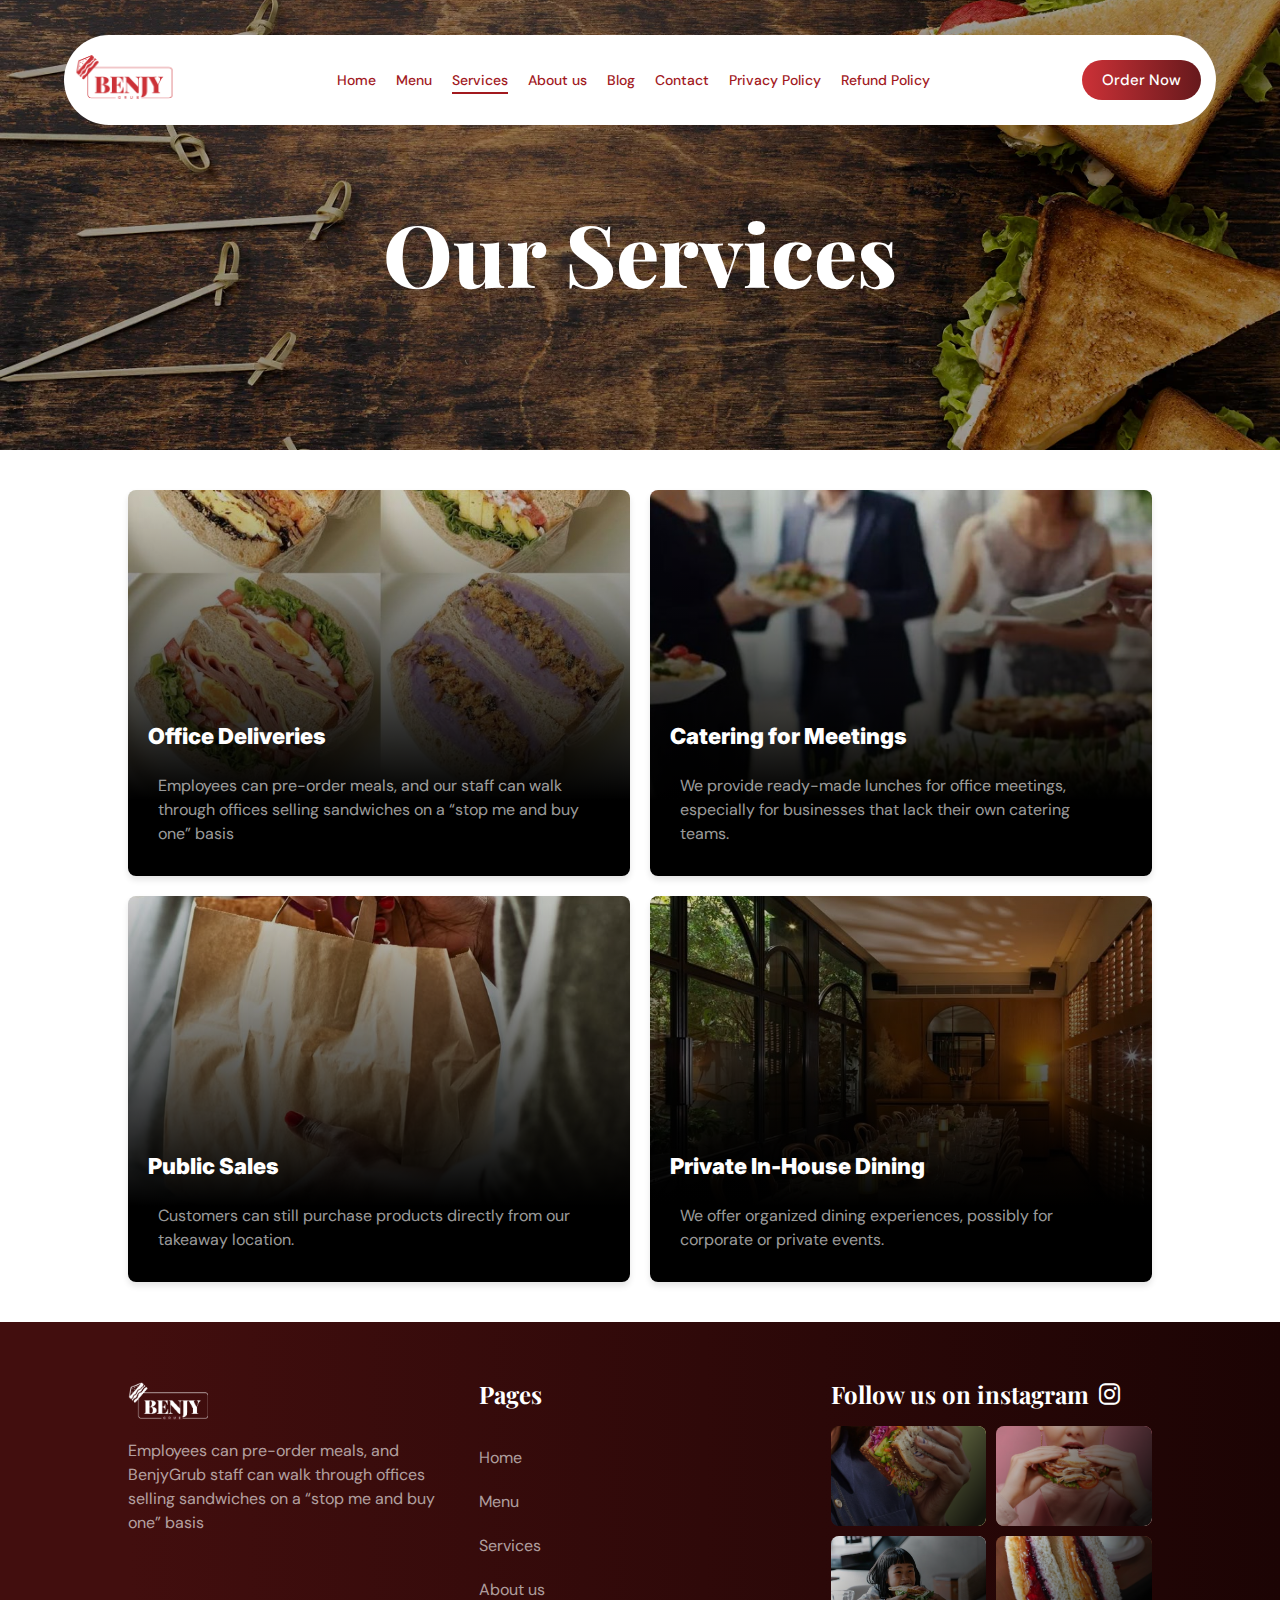
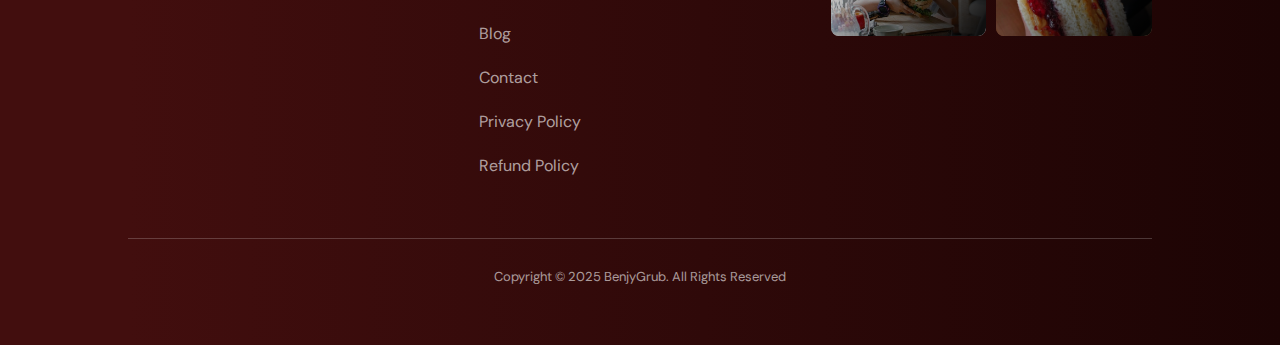
<file: our-service.html>
<!DOCTYPE html>
<html lang="en">
<head>
    <meta charset="UTF-8">
    <meta name="viewport" content="width=device-width, initial-scale=1.0">
    <title>Our Service– We craft sandwiches with the freshest ingredients</title>
    <!----=====Styles link=====-->
    <link rel="stylesheet" href="./styles/service.css">
    <!-- Font Awesome CDN -->
<link rel="stylesheet" href="https://cdnjs.cloudflare.com/ajax/libs/font-awesome/6.5.1/css/all.min.css">
<style>
    /* Hero section background */
.hero-section {

    min-height: 50vh; /* Reduced from 100vh */
    display: flex;
    flex-direction: column;
}

/* Hero content */
.hero-section .hero-content {
    margin-top: 8vh; /* Reduced from 14vh */
    text-align: center;
    padding: 0px 14%;
    margin-bottom: 40px; /* Reduced from 80px */
}

/* Mobile adjustments */
@media (max-width: 769px) {
    .hero-section {
        min-height: 300px !important; /* Reduced from 510px */
    }
    
    .hero-section .hero-content {
        margin-top: 40px !important; /* Reduced from 75px */
    }
}
   

.hero-content{
    margin-bottom: 0  !important;
}
 /* Service section grid */
 .service-section {
            display: grid;
            grid-template-columns: repeat(2, 1fr);
            gap: 20px;
            padding: 40px 10%;
        }
        
        .service-section div {
            display: flex;
    flex-direction: column;
    justify-content: flex-end; /* Push content to the bottom */
    padding: 20px;
    height: 386.2px;
    background-size: cover;
    background-position: center;
    background-repeat: no-repeat;
            padding: 20px;
            border-radius: 8px;
            box-shadow: 0px 4px 6px rgba(0, 0, 0, 0.1);
        }

        @media (max-width: 768px) {
            .service-section {
                grid-template-columns: 1fr;
            }
        }

/* Background images for each section */
.second-section-service-item1 {
    background: 
        linear-gradient(180deg, rgba(0, 0, 0, 0) -18.82%, #000000 80.32%, #000000 99.96%), 
        url(./img/item8.jpg);
}
.second-section-service-item2 {
    background: 
        linear-gradient(180deg, rgba(0, 0, 0, 0) -18.82%, #000000 80.32%, #000000 99.96%), 
        url(./img/item9.jpg);
}
.second-section-service-item3 {
    background: 
        linear-gradient(180deg, rgba(0, 0, 0, 0) -18.82%, #000000 80.32%, #000000 99.96%), 
        url(./img/item10.jpg);
}
.second-section-service-item4{
    background: 
        linear-gradient(180deg, rgba(0, 0, 0, 0) -18.82%, #000000 80.32%, #000000 99.96%), 
        url(./img/item7.jpg);
}


/* Style the headings inside */
.service-section h3 {
    font-family: "Inter", Sans-serif;
    font-size: 22px;
    font-weight: 869;
    line-height: 36px;
    margin-bottom: 10px;
    color: #FFFFFF;
}

/* Style the paragraphs inside */
.service-section p {
    font-family: "DM Sans", Sans-serif;
    font-size: 16px;
    font-weight: 400;
    line-height: 24px;

    padding: 10px;
    border-radius: 8px;
    color: rgba(255, 255, 255, 0.62);
    
}







</style>
</head>
<body>
    <!----=====Hero section,=====-->
    <div class="hero-section">
        <div class="nav">
            <div class="logo">
                <img src="img/Logo - Red.png" alt="logo">
            </div>
            <div class="menu">
                <ul>
                    <li><a href="index.html">Home</a></li>
                <li><a href="explore-menu.html">Menu</a></li>
                <li><a href="our-service.html"">Services</a></li>
                <li><a href="about-us.html">About us</a></li>
                <li><a href="blog.html">Blog</a></li>
                <li><a href="contact-us.html">Contact</a></li>
                <li><a href="privacy-policy.html">Privacy Policy</a></li>
                <li><a href="refund-policy.html">Refund Policy</a></li>
                </ul>
            </div>
            <div class="menu-toggle">
                <i class="fa-solid fa-bars"></i>
            </div>
            
            <div class="btn">
               <a href="explore-menu.html"> <button>Order Now</button>
               </a>
            </div>

        </div>
        <div class="hero-content">
            <div class="hero-text">
                <h2>Our Services </h2>
                
            </div>
        </div>
    </div>

      <!----=====Our Menu section, first section=====-->
     
 
       
      <div class="service-section">
          
        <div class="second-section-service-item1">
            <h3>Office Deliveries</h3>

            <p>Employees can pre-order meals, and our staff can walk through offices selling sandwiches on a “stop me and buy one” basis</p>

        </div>
        <div class="second-section-service-item2">
            <h3>Catering for Meetings</h3>

            <p>We provide ready-made lunches for office meetings, especially for businesses that lack their own catering teams.</p>

        </div>
        <div class="second-section-service-item3">
            <h3>Public Sales</h3>

            <p>Customers can still purchase products directly from our takeaway location.</p>

        </div>
        <div class="second-section-service-item4">
            <h3>Private In-House Dining</h3>

            <p>We offer organized dining experiences, possibly for corporate or private events.</p>

        </div>
     
        

    </div>

       <!----====Footer Section,=====-->
       <div class="footer">
        <div class="upper-section">
           
            <div class="logo-text">
                <img src="./img/logo-footer.png" alt="logo footer">
                <p>Employees can pre-order meals, and BenjyGrub staff can walk through offices selling sandwiches on a “stop me and buy one” basis

                </p>
            </div>
            <div class="pages">
                <h2>Pages</h2>
                <li><a href="index.html">Home</a></li>
                <li><a href="explore-menu.html">Menu</a></li>
                <li><a href="our-service.html"">Services</a></li>
                <li><a href="about-us.html">About us</a></li>
                <li><a href="blog.html">Blog</a></li>
                <li><a href="contact-us.html">Contact</a></li>
                <li><a href="privacy-policy.html">Privacy Policy</a></li>
                <li><a href="refund-policy.html">Refund Policy</a></li>
            </div>
            <div class="insta">
            <h2> 
                <a href="#">
                Follow us on instagram <i class="fa-brands fa-instagram"></i>
            </a>
            </h2>
            <div class="insta-item">
                <div class="insta-img">
                    <img src="./img/item11.jpg" alt="footer-image-1">
                </div>
                <div class="insta-img">
                    <img src="./img/item12.jpg" alt="footer-image-2">
                </div>
                <div class="insta-img">
                    <img src="./img/item13.jpg" alt="footer-image-3">
                </div>
                <div class="insta-img">
                    <img src="./img/item14.jpg" alt="footer-image-4">
                </div>
            </div>
            
            </div>
     
       
        </div>
        <div class="lower-section">
           
            <p>Copyright © 2025 BenjyGrub. All Rights Reserved</p>
        </div>
       </div>
    
    <script>
        document.addEventListener("DOMContentLoaded", () => {
    const links = document.querySelectorAll(".nav .menu ul li a");

    links.forEach(link => {
        if (link.href === window.location.href) {
            link.classList.add("active");
        }
    });
});
document.addEventListener("DOMContentLoaded", () => {
    const menuToggle = document.querySelector(".menu-toggle");
    const menu = document.querySelector(".nav .menu");

    menuToggle.addEventListener("click", () => {
        menu.classList.toggle("active");
    });

    // Close menu when clicking outside
    document.addEventListener("click", (event) => {
        if (!menu.contains(event.target) && !menuToggle.contains(event.target)) {
            menu.classList.remove("active");
        }
    });
});


</script>
</body>
</html>
</file>
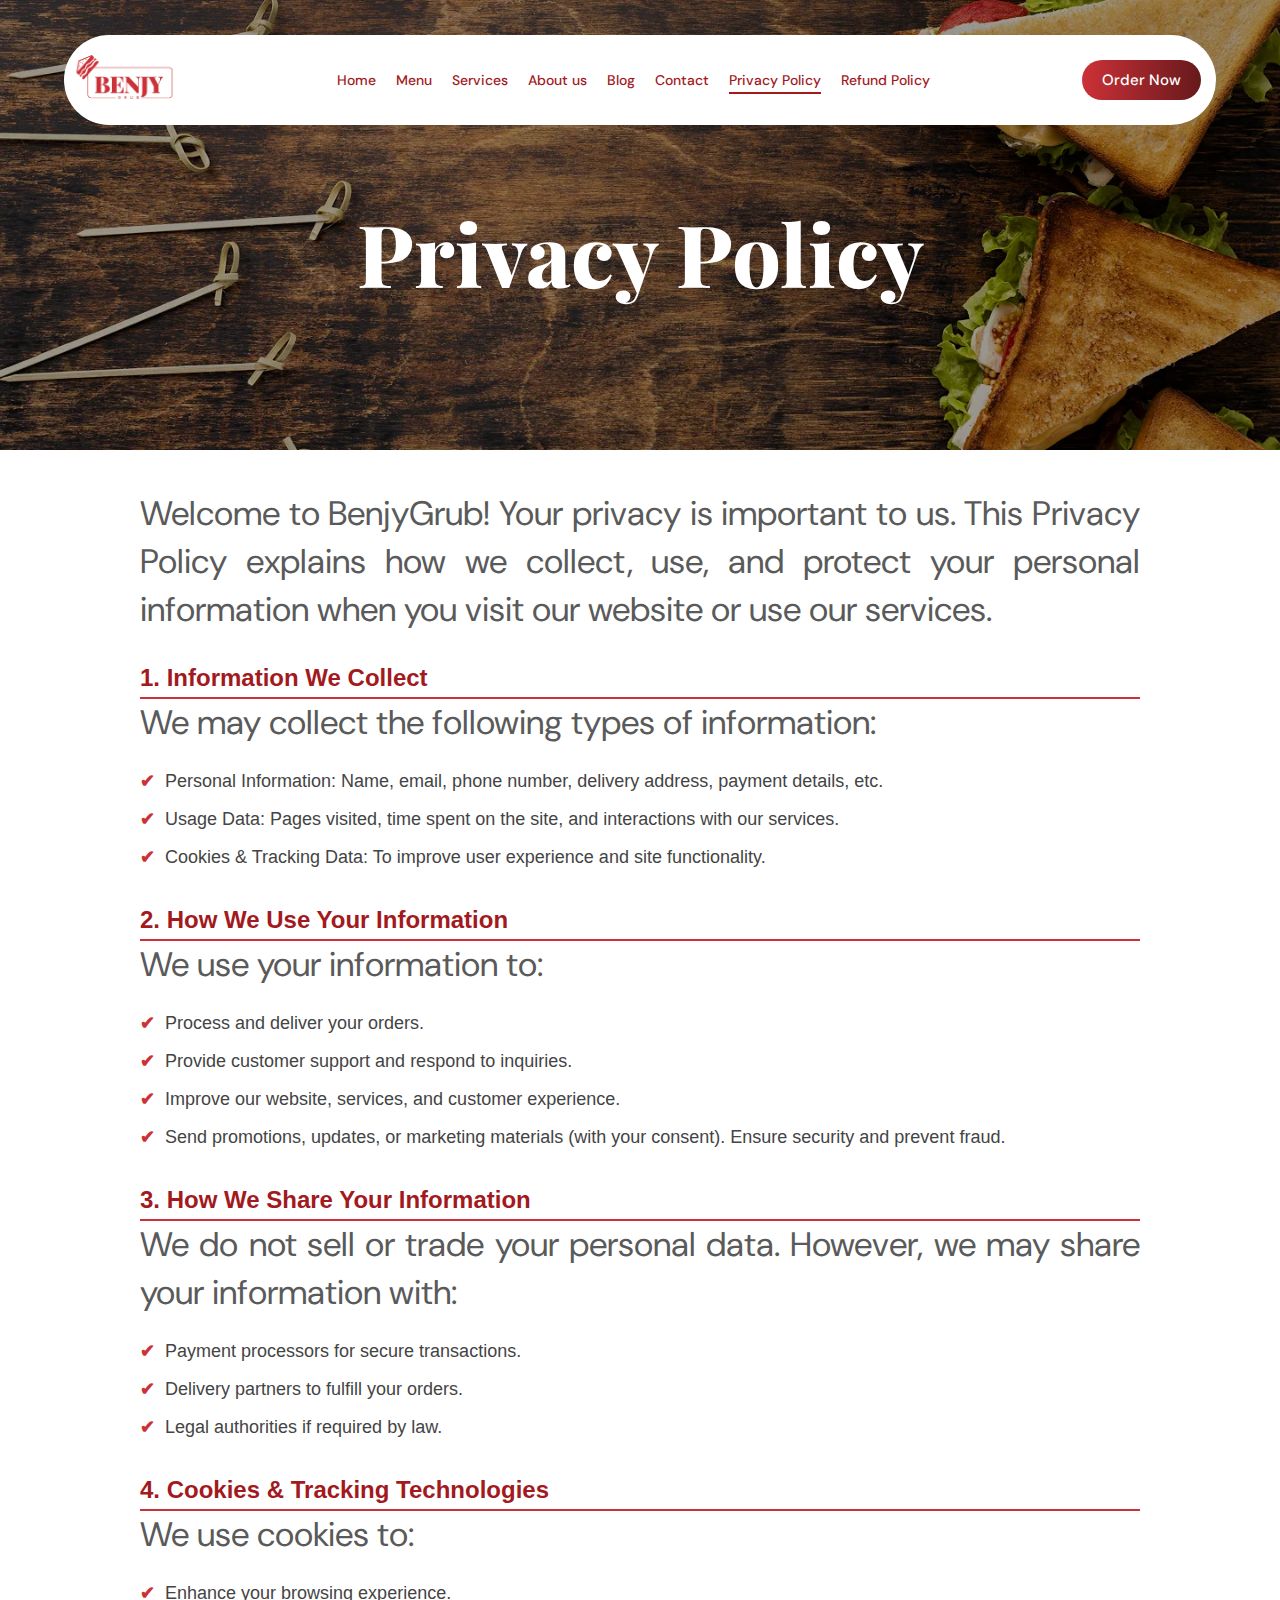
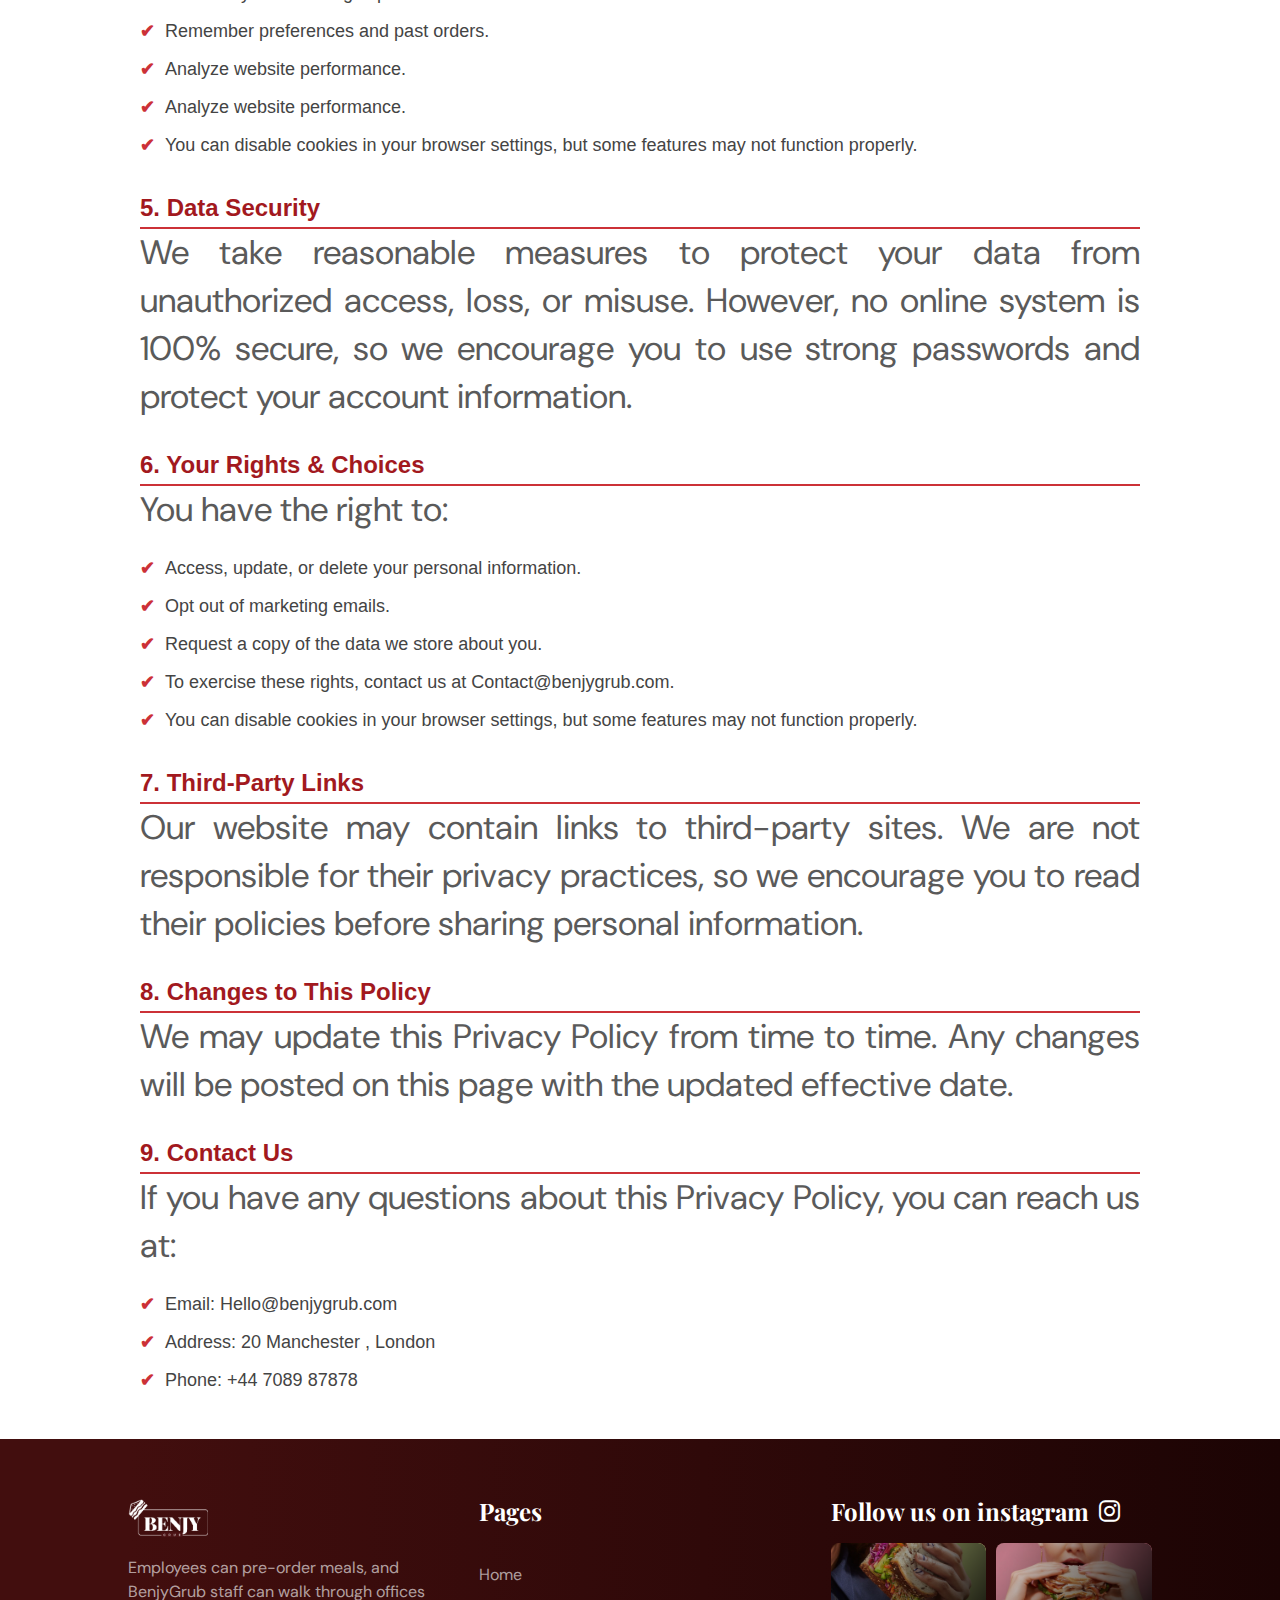
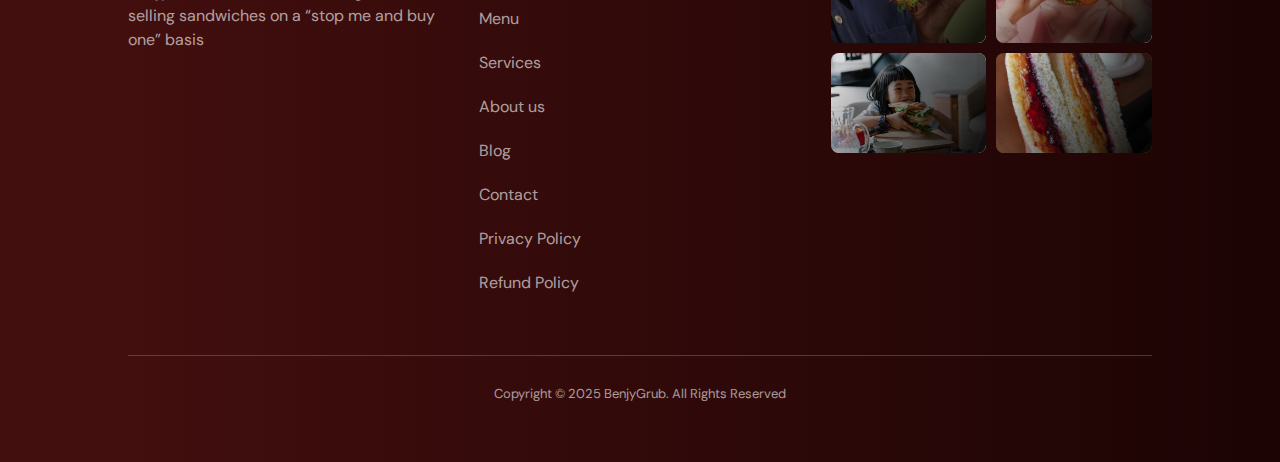
<file: privacy-policy.html>
<!DOCTYPE html>
<html lang="en">
<head>
    <meta charset="UTF-8">
    <meta name="viewport" content="width=device-width, initial-scale=1.0">
    <title>Refund Policy – We craft sandwiches with the freshest ingredients</title>
    <!----=====Styles link=====-->
    <link rel="stylesheet" href="style.css">
    <!-- Font Awesome CDN -->
<link rel="stylesheet" href="https://cdnjs.cloudflare.com/ajax/libs/font-awesome/6.5.1/css/all.min.css">
<style>
    /* Hero section background */
.hero-section {

    min-height: 50vh; /* Reduced from 100vh */
    display: flex;
    flex-direction: column;
}
.ourmenu {
    padding: 40px 80px;
    max-width: 900px;
    margin: 0 auto; /* Centers the entire section */
}


/* Hero content */
.hero-section .hero-content {
    margin-top: 8vh; /* Reduced from 14vh */
    text-align: center;
    padding: 0px 14%;
    margin-bottom: 40px; /* Reduced from 80px */
}

/* Mobile adjustments */
@media (max-width: 769px) {
    .hero-section {
        min-height: 300px !important; /* Reduced from 510px */
    }
    
    .hero-section .hero-content {
        margin-top: 40px !important; /* Reduced from 75px */
    }
}
    .ourmenu .ourmenu-items {
    margin: 40px auto;
    padding: 40px 30px;
    display: flex;
    flex-wrap: wrap;
    gap: 30px;
    justify-content: center;
}

.hero-content{
    margin-bottom: 0  !important;
}




.ourmenu{
    padding: 40px 0px;
    max-width: 1000px;
}


/* Paragraph Styling */
.ourmenu p {
    font-family: "DM Sans", sans-serif;
    flex-wrap: 500;
    font-size: 34px;
    color: rgba(90, 90, 90, 1);
    
    line-height: 48px;
    margin-bottom: 15px;
    text-align: justify;
}

/* Headings */
.ourmenu h2 {
    font-size: 24px;
    font-weight: 700;
    color: #A2191E;
    margin-top: 30px;
    border-bottom: 2px solid #CC3137;
    padding-bottom: 5px;
}

/* List Styling */
.ourmenu li {
    font-size: 18px;
    color: #444;
    padding: 8px 0;
    list-style: none;
    display: flex;
    align-items: center;
}

.ourmenu li::before {
    content: "✔"; 
    color: #CC3137;
    font-size: 18px;
    font-weight: bold;
    margin-right: 10px;
}

/* Contact Section */
.ourmenu p:last-child {
    font-size: 18px;
    font-weight: bold;
    color: #CC3137;
}

/* Mobile Responsiveness */
@media (max-width: 768px) {
    .ourmenu p,
    .ourmenu li {
        font-size: 16px;
    }
}

@media (max-width: 768px) {
    .ourmenu .ourmenu-items > div {
        flex: 0 1 100%; /* 1 item per row on mobile */
    }
    .ourmenu p {
        line-height: 28px;
    }
    .ourmenu{
    padding: 20px 40px;
}
}


</style>
</head>
<body>
    <!----=====Hero section,=====-->
    <div class="hero-section">
        <div class="nav">
            <div class="logo">
                <img src="img/Logo - Red.png" alt="logo">
            </div>
            <div class="menu">
                <ul>
<li><a href="index.html">Home</a></li>
                <li><a href="explore-menu.html">Menu</a></li>
                <li><a href="our-service.html"">Services</a></li>
                <li><a href="about-us.html">About us</a></li>
                <li><a href="blog.html">Blog</a></li>
                <li><a href="contact-us.html">Contact</a></li>
                <li><a href="privacy-policy.html">Privacy Policy</a></li>
                <li><a href="refund-policy.html">Refund Policy</a></li>
                </ul>
            </div>
            <div class="menu-toggle">
                <i class="fa-solid fa-bars"></i>
            </div>
            
            <div class="btn">
                <a href="explore-menu.html"><button>Order Now</button>
                </a>
            </div>

        </div>
        <div class="hero-content">
            <div class="hero-text">
                <h2>Privacy Policy </h2>
                
            </div>
        </div>
    </div>

      <!----=====Our Menu section, first section=====-->
      <div class="ourmenu">

      <p>Welcome to BenjyGrub! Your privacy is important to us. This Privacy Policy explains how we collect, use, and protect your personal information when you visit our website or use our services.</p>

        <h2>1. Information We Collect</h2>
 
        <p>
         We may collect the following types of information:</p>
         <li>Personal Information: Name, email, phone number, delivery address, payment details, etc.</li>
         <li>Usage Data: Pages visited, time spent on the site, and interactions with our services.</li>
         <li>Cookies & Tracking Data: To improve user experience and site functionality.</li>
        
         <h2>2. How We Use Your Information</h2>
 
        <p>
         We use your information to:</p>
         <li>Process and deliver your orders.</li>
         <li>Provide customer support and respond to inquiries.</li>
         <li>Improve our website, services, and customer experience.</li>
         <li>Send promotions, updates, or marketing materials (with your consent).
             Ensure security and prevent fraud.</li>
 
          
         <h2>3. How We Share Your Information</h2>
 
        <p>We do not sell or trade your personal data. However, we may share your information with:</p>
         <li>Payment processors for secure transactions.</li>
         <li>Delivery partners to fulfill your orders.</li>
         <li>Legal authorities if required by law.</li>
 
         
         <h2>4. Cookies & Tracking Technologies</h2>
         <p>We use cookies to:</p>
 
       
         <li>Enhance your browsing experience.</li>
         <li>Remember preferences and past orders.</li>
         <li>Analyze website performance.</li>
         <li>Analyze website performance.</li>
         <li>You can disable cookies in your browser settings, but some features may not function properly.</li>
         
 
           
         <h2>5. Data Security</h2>
 
         <p>We take reasonable measures to protect your data from unauthorized access, loss, or misuse. However, no online system is 100% secure, so we encourage you to use strong passwords and protect your account information.</p>
 
 
             
         <h2>
             6. Your Rights & Choices</h2>
 
         <p>You have the right to:</p>
         <li>Access, update, or delete your personal information.</li>
         <li>Opt out of marketing emails.</li>
         <li>Request a copy of the data we store about you.</li>
         <li>
         To exercise these rights, contact us at Contact@benjygrub.com.</li>
         <li>You can disable cookies in your browser settings, but some features may not function properly.</li>
         
 
         <h2>7. Third-Party Links</h2>
 
         <p>Our website may contain links to third-party sites. We are not responsible for their privacy practices, so we encourage you to read their policies before sharing personal information.</p>
 
         <h2>8. Changes to This Policy</h2>
 
         <p>We may update this Privacy Policy from time to time. Any changes will be posted on this page with the updated effective date.</p>
 
 
         <h2>
             9. Contact Us</h2>
 
         <p>If you have any questions about this Privacy Policy, you can reach us at:</p>
         <li>Email: Hello@benjygrub.com</li>
         <li>Address: 20 Manchester , London</li>
         <li>Phone: +44 7089 87878</li>
        
 
 
 
 
       
       
       </div>

       <!----====Footer Section,=====-->
       <div class="footer">
        <div class="upper-section">
           
            <div class="logo-text">
<img src="./img/logo-footer.png" alt="logo footer">
                <p>Employees can pre-order meals, and BenjyGrub staff can walk through offices selling sandwiches on a “stop me and buy one” basis

                </p>
            </div>
            <div class="pages">
                <h2>Pages</h2>
                <li><a href="index.html">Home</a></li>
                <li><a href="explore-menu.html">Menu</a></li>
                <li><a href="our-service.html"">Services</a></li>
                <li><a href="about-us.html">About us</a></li>
                <li><a href="blog.html">Blog</a></li>
                <li><a href="contact-us.html">Contact</a></li>
                <li><a href="privacy-policy.html">Privacy Policy</a></li>
                <li><a href="refund-policy.html">Refund Policy</a></li>
            </div>
            <div class="insta">
            <h2> 
                <a href="#">
                Follow us on instagram <i class="fa-brands fa-instagram"></i>
            </a>
            </h2>
            <div class="insta-item">
                <div class="insta-img">
                    <img src="./img/item11.jpg" alt="footer-image-1">
                </div>
                <div class="insta-img">
                    <img src="./img/item12.jpg" alt="footer-image-2">
                </div>
                <div class="insta-img">
                    <img src="./img/item13.jpg" alt="footer-image-3">
                </div>
                <div class="insta-img">
                    <img src="./img/item14.jpg" alt="footer-image-4">
                </div>
            </div>
            
            </div>
     
       
        </div>
        <div class="lower-section">
           
            <p>Copyright © 2025 BenjyGrub. All Rights Reserved</p>
        </div>
       </div>
    
    <script>
        document.addEventListener("DOMContentLoaded", () => {
    const links = document.querySelectorAll(".nav .menu ul li a");

    links.forEach(link => {
        if (link.href === window.location.href) {
            link.classList.add("active");
        }
    });
});
document.addEventListener("DOMContentLoaded", () => {
    const menuToggle = document.querySelector(".menu-toggle");
    const menu = document.querySelector(".nav .menu");

    menuToggle.addEventListener("click", () => {
        menu.classList.toggle("active");
    });

    // Close menu when clicking outside
    document.addEventListener("click", (event) => {
        if (!menu.contains(event.target) && !menuToggle.contains(event.target)) {
            menu.classList.remove("active");
        }
    });
});
document.addEventListener("DOMContentLoaded", () => {
    const carousel = document.querySelector(".second-section");
    const items = document.querySelectorAll(".second-section div");
    const prevButton = document.querySelector(".prev-arrow");
    const nextButton = document.querySelector(".next-arrow");

    let index = 0;
    const totalSlides = items.length - 3; 
    let autoScroll;

    function updateCarousel() {
        const container = document.querySelector(".second-section-container");
        const itemWidth = container.offsetWidth; 
        carousel.style.transform = `translateX(-${index * itemWidth}px)`;

        prevButton.style.display = index === 0 ? "none" : "block";
        nextButton.style.display = index >= totalSlides ? "none" : "block";
    }

    function nextSlide() {
        if (index < totalSlides) {
            index++;
        } else {
            index = 0; 
        }
        updateCarousel();
    }

    function startAutoScroll() {
        if (window.innerWidth <= 1024) { // Only auto-scroll if screen width is <= 1024px
            clearInterval(autoScroll);
            autoScroll = setInterval(nextSlide, 5000);
        } else {
            clearInterval(autoScroll); // Stop auto-scroll on larger screens
        }
    }

    nextButton.addEventListener("click", () => {
        clearInterval(autoScroll);
        nextSlide();
        startAutoScroll(); 
    });

    prevButton.addEventListener("click", () => {
        clearInterval(autoScroll);
        if (index > 0) {
            index--;
        } else {
            index = totalSlides;
        }
        updateCarousel();
        startAutoScroll();
    });

    window.addEventListener("resize", startAutoScroll); 

    updateCarousel(); 
    startAutoScroll(); 
});


</script>
</body>
</html>
</file>
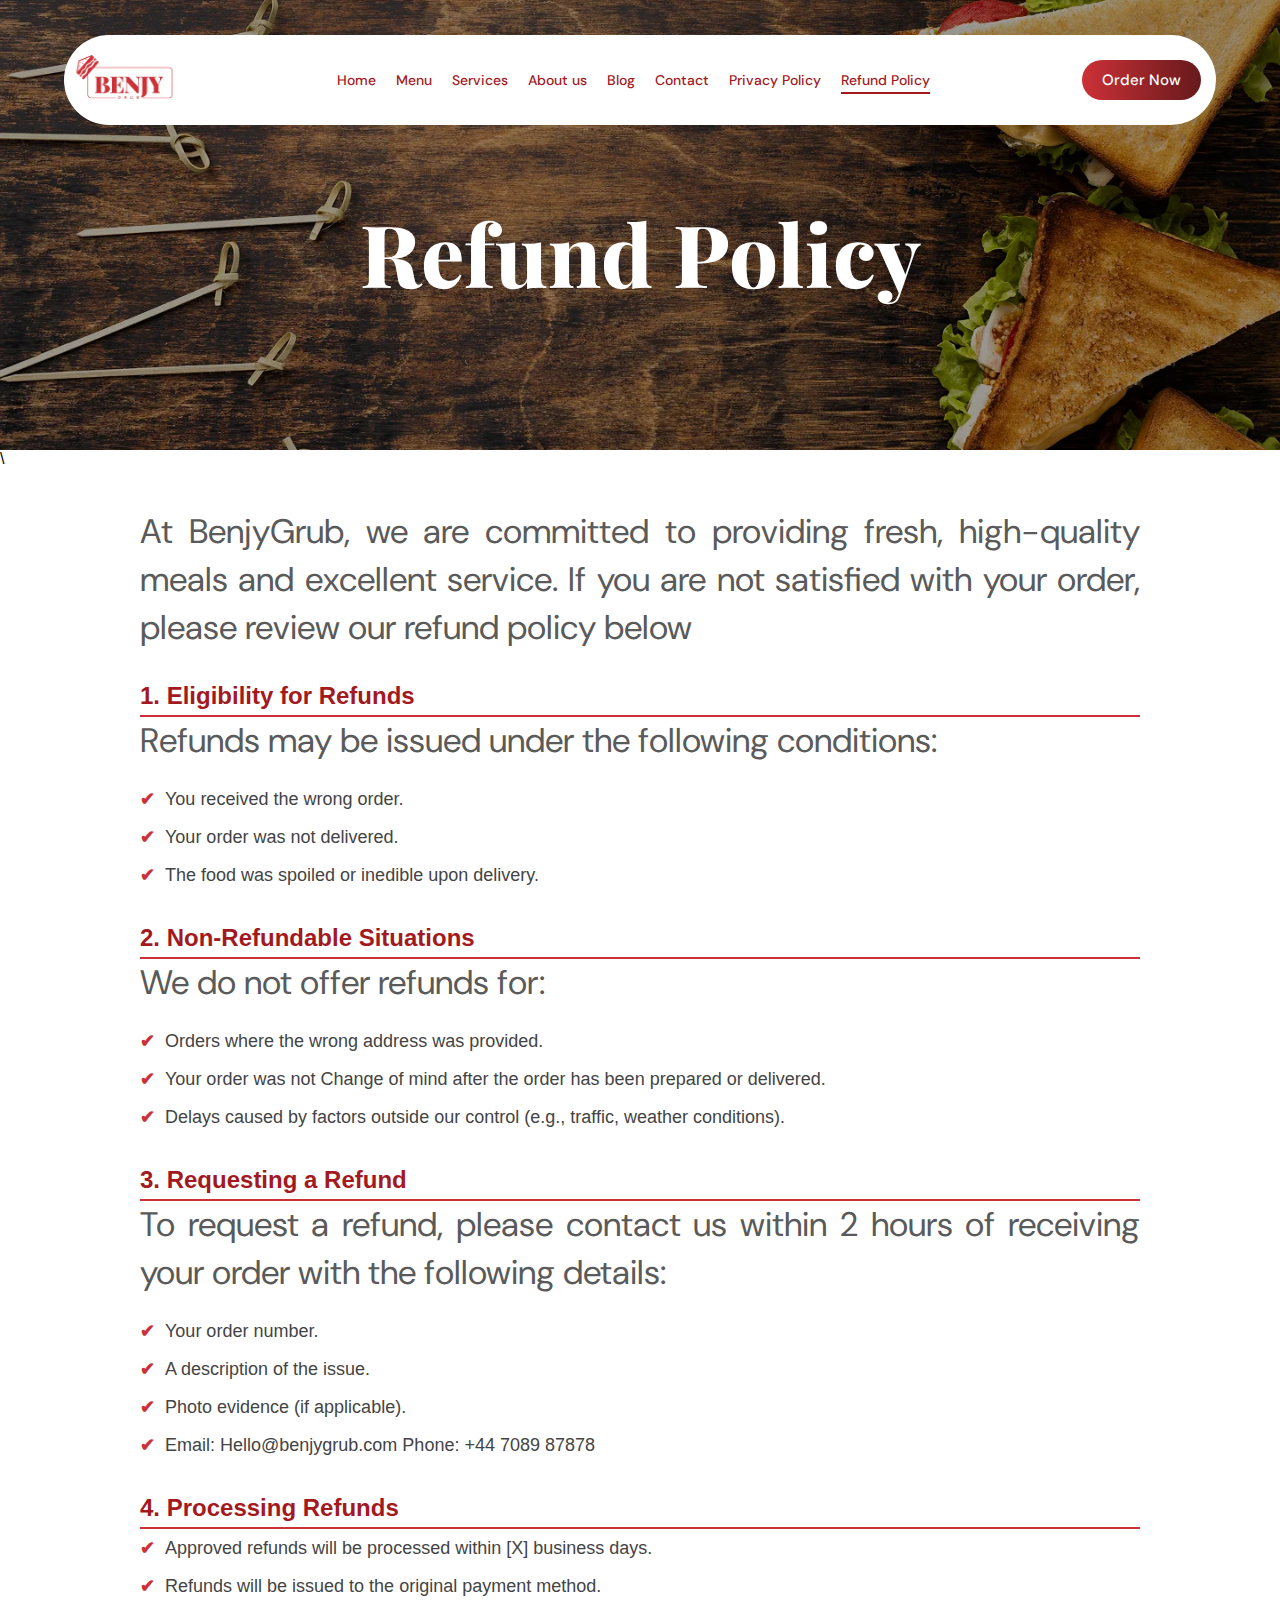
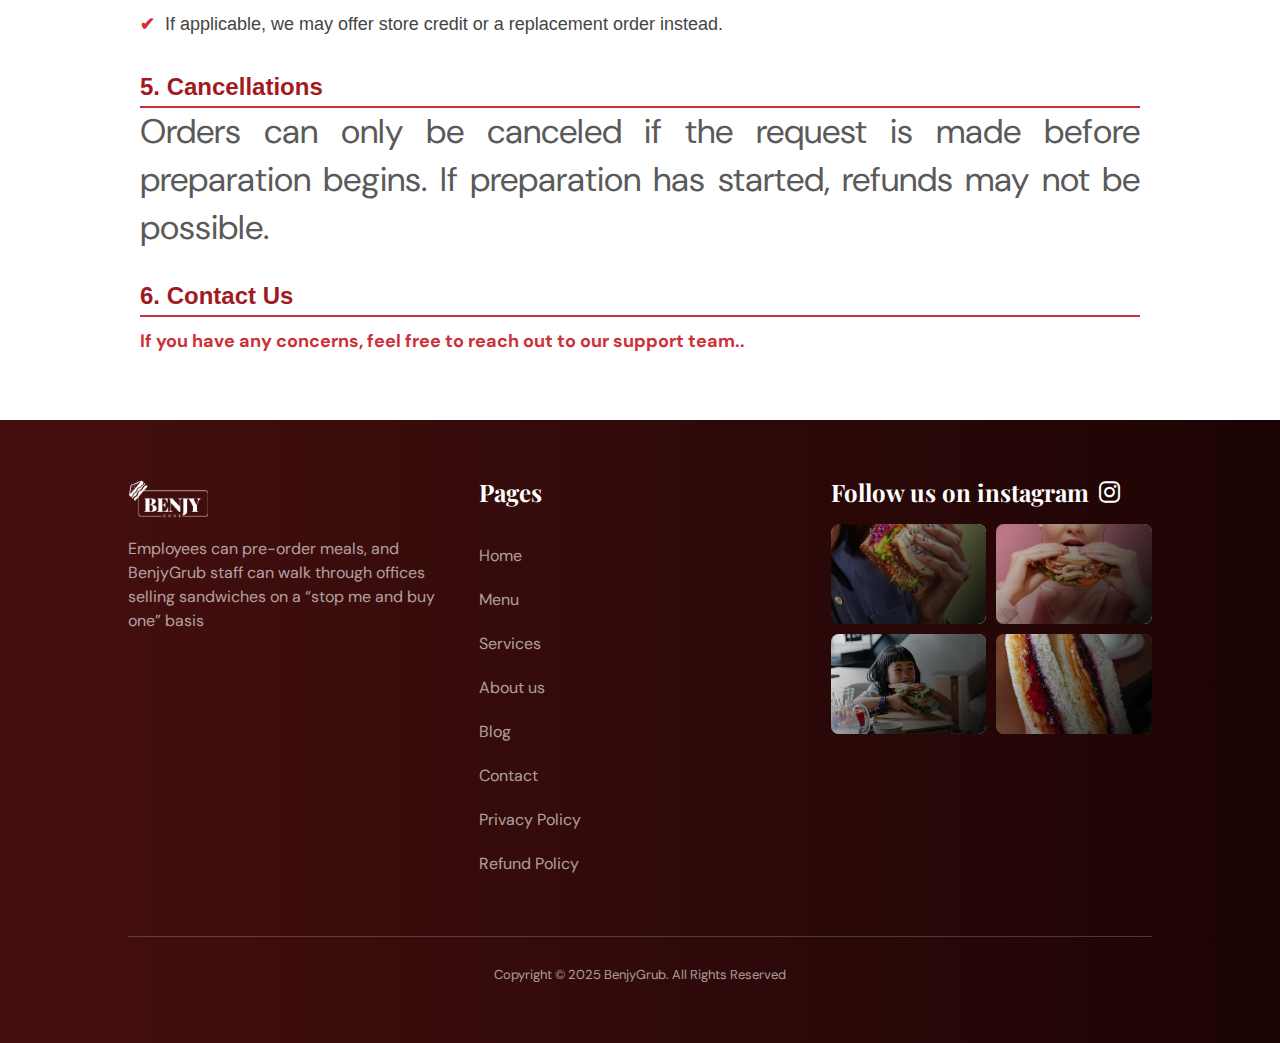
<file: refund-policy.html>
<!DOCTYPE html>
<html lang="en">
<head>
    <meta charset="UTF-8">
    <meta name="viewport" content="width=device-width, initial-scale=1.0">
    <title>Refund Policy – We craft sandwiches with the freshest ingredients</title>
    <!----=====Styles link=====-->
    <link rel="stylesheet" href="style.css">
    <!-- Font Awesome CDN -->
<link rel="stylesheet" href="https://cdnjs.cloudflare.com/ajax/libs/font-awesome/6.5.1/css/all.min.css">
<style>
    /* Hero section background */
.hero-section {

    min-height: 50vh; /* Reduced from 100vh */
    display: flex;
    flex-direction: column;
}
.ourmenu {
    padding: 40px 80px;
    max-width: 1200px;
    margin: 0 auto; /* Centers the entire section */
}

/* Hero content */
.hero-section .hero-content {
    margin-top: 8vh; /* Reduced from 14vh */
    text-align: center;
    padding: 0px 14%;
    margin-bottom: 40px; /* Reduced from 80px */
}

/* Mobile adjustments */
@media (max-width: 769px) {
    .hero-section {
        min-height: 300px !important; /* Reduced from 510px */
    }
    
    .hero-section .hero-content {
        margin-top: 40px !important; /* Reduced from 75px */
    }
}
    .ourmenu .ourmenu-items {
    margin: 40px auto;
    padding: 40px 30px;
    display: flex;
    flex-wrap: wrap;
    gap: 30px;
    justify-content: center;
}

.hero-content{
    margin-bottom: 0  !important;
}




.ourmenu .ourmenu-items > div {
    flex: 0 1 calc(50% - 30px); /* 2 items per row */
}



.ourmenu{
    padding: 40px 0px;
    max-width: 1000px;
}


/* Paragraph Styling */
.ourmenu p {
    font-family: "DM Sans", sans-serif;
    flex-wrap: 500;
    font-size: 34px;
    color: rgba(90, 90, 90, 1);
    
    line-height: 48px;
    margin-bottom: 15px;
    text-align: justify;
}

/* Headings */
.ourmenu h2 {
    font-size: 24px;
    font-weight: 700;
    color: #A2191E;
    margin-top: 30px;
    border-bottom: 2px solid #CC3137;
    padding-bottom: 5px;
}

/* List Styling */
.ourmenu li {
    font-size: 18px;
    color: #444;
    padding: 8px 0;
    list-style: none;
    display: flex;
    align-items: center;
}

.ourmenu li::before {
    content: "✔"; 
    color: #CC3137;
    font-size: 18px;
    font-weight: bold;
    margin-right: 10px;
}

/* Contact Section */
.ourmenu p:last-child {
    font-size: 18px;
    font-weight: bold;
    color: #CC3137;
}

/* Mobile Responsiveness */
@media (max-width: 768px) {
    .ourmenu p,
    .ourmenu li {
        font-size: 16px;
    }
}

@media (max-width: 768px) {
    .ourmenu .ourmenu-items > div {
        flex: 0 1 100%; /* 1 item per row on mobile */
    }
    .ourmenu p {
        line-height: 28px;
    }
    .ourmenu{
    padding: 20px 40px;
}
}

</style>
</head>
<body>
    <!----=====Hero section,=====-->
    <div class="hero-section">
        <div class="nav">
            <div class="logo">
                <img src="img/Logo - Red.png" alt="logo">
            </div>
            <div class="menu">
                <ul>
<li><a href="index.html">Home</a></li>
                <li><a href="explore-menu.html">Menu</a></li>
                <li><a href="our-service.html"">Services</a></li>
                <li><a href="about-us.html">About us</a></li>
                <li><a href="blog.html">Blog</a></li>
                <li><a href="contact-us.html">Contact</a></li>
                <li><a href="privacy-policy.html">Privacy Policy</a></li>
                <li><a href="refund-policy.html">Refund Policy</a></li>
                </ul>
            </div>
            <div class="menu-toggle">
                <i class="fa-solid fa-bars"></i>
            </div>
            
            <div class="btn">
                <a href="explore-menu.html"><button>Order Now</button></a>
                
            </div>

        </div>
        <div class="hero-content">
            <div class="hero-text">
                <h2>Refund Policy</h2>
                
            </div>
        </div>
    </div>
\  <div class="ourmenu">
    <p class="jago">At BenjyGrub, we are committed to providing fresh, high-quality meals and excellent service. If you are not satisfied with your order, please review our refund policy below</p>

    <h2>1. Eligibility for Refunds</h2>

    <p>
     Refunds may be issued under the following conditions:</p>
     <li>You received the wrong order.</li>
     <li>Your order was not delivered.</li>
     <li>The food was spoiled or inedible upon delivery.</li>
    
     <h2>2. Non-Refundable Situations</h2>

    <p>
     We do not offer refunds for:</p>
     <li>Orders where the wrong address was provided.</li>
     <li>Your order was not Change of mind after the order has been prepared or delivered.</li>
     <li>Delays caused by factors outside our control (e.g., traffic, weather conditions).</li>

      
     <h2>3. Requesting a Refund</h2>

    <p>To request a refund, please contact us within 2 hours of receiving your order with the following details:</p>
     <li>Your order number.</li>
     <li>A description of the issue.</li>
     <li>Photo evidence (if applicable).</li>
     <li>Email: Hello@benjygrub.com Phone: +44 7089 87878</li>

     
     <h2>4. Processing Refunds</h2>

   
     <li>Approved refunds will be processed within [X] business days.</li>
     <li>Refunds will be issued to the original payment method.</li>
     <li>If applicable, we may offer store credit or a replacement order instead.</li>
     

       
     <h2>5. Cancellations</h2>

     <p>Orders can only be canceled if the request is made before preparation begins.
         If preparation has started, refunds may not be possible.</p>


         
     <h2>
         6. Contact Us</h2>

     <p>If you have any concerns, feel free to reach out to our support team..</p>

   
   
   </div>



      <!----=====Our Menu section, first section=====-->
    

       <!----====Footer Section,=====-->
       <div class="footer">
        <div class="upper-section">
           
            <div class="logo-text">
               <img src="./img/logo-footer.png" alt="logo footer">
                <p>Employees can pre-order meals, and BenjyGrub staff can walk through offices selling sandwiches on a “stop me and buy one” basis

                </p>
            </div>
            <div class="pages">
                <h2>Pages</h2>
                <li><a href="index.html">Home</a></li>
                <li><a href="explore-menu.html">Menu</a></li>
                <li><a href="our-service.html"">Services</a></li>
                <li><a href="about-us.html">About us</a></li>
                <li><a href="blog.html">Blog</a></li>
                <li><a href="contact-us.html">Contact</a></li>
                <li><a href="privacy-policy.html">Privacy Policy</a></li>
                <li><a href="refund-policy.html">Refund Policy</a></li>
            </div>
            <div class="insta">
            <h2> 
                <a href="#">
                Follow us on instagram <i class="fa-brands fa-instagram"></i>
            </a>
            </h2>
            <div class="insta-item">
                <div class="insta-img">
                    <img src="./img/item11.jpg" alt="footer-image-1">
                </div>
                <div class="insta-img">
                    <img src="./img/item12.jpg" alt="footer-image-2">
                </div>
                <div class="insta-img">
                    <img src="./img/item13.jpg" alt="footer-image-3">
                </div>
                <div class="insta-img">
                    <img src="./img/item14.jpg" alt="footer-image-4">
                </div>
            </div>
            
            </div>
     
       
        </div>
        <div class="lower-section">
           
            <p>Copyright © 2025 BenjyGrub. All Rights Reserved</p>
        </div>
       </div>
    
    <script>
        document.addEventListener("DOMContentLoaded", () => {
    const links = document.querySelectorAll(".nav .menu ul li a");

    links.forEach(link => {
        if (link.href === window.location.href) {
            link.classList.add("active");
        }
    });
});
document.addEventListener("DOMContentLoaded", () => {
    const menuToggle = document.querySelector(".menu-toggle");
    const menu = document.querySelector(".nav .menu");

    menuToggle.addEventListener("click", () => {
        menu.classList.toggle("active");
    });

    // Close menu when clicking outside
    document.addEventListener("click", (event) => {
        if (!menu.contains(event.target) && !menuToggle.contains(event.target)) {
            menu.classList.remove("active");
        }
    });
});
document.addEventListener("DOMContentLoaded", () => {
    const carousel = document.querySelector(".second-section");
    const items = document.querySelectorAll(".second-section div");
    const prevButton = document.querySelector(".prev-arrow");
    const nextButton = document.querySelector(".next-arrow");

    let index = 0;
    const totalSlides = items.length - 3; 
    let autoScroll;

    function updateCarousel() {
        const container = document.querySelector(".second-section-container");
        const itemWidth = container.offsetWidth; 
        carousel.style.transform = `translateX(-${index * itemWidth}px)`;

        prevButton.style.display = index === 0 ? "none" : "block";
        nextButton.style.display = index >= totalSlides ? "none" : "block";
    }

    function nextSlide() {
        if (index < totalSlides) {
            index++;
        } else {
            index = 0; 
        }
        updateCarousel();
    }

    function startAutoScroll() {
        if (window.innerWidth <= 1024) { // Only auto-scroll if screen width is <= 1024px
            clearInterval(autoScroll);
            autoScroll = setInterval(nextSlide, 5000);
        } else {
            clearInterval(autoScroll); // Stop auto-scroll on larger screens
        }
    }

    nextButton.addEventListener("click", () => {
        clearInterval(autoScroll);
        nextSlide();
        startAutoScroll(); 
    });

    prevButton.addEventListener("click", () => {
        clearInterval(autoScroll);
        if (index > 0) {
            index--;
        } else {
            index = totalSlides;
        }
        updateCarousel();
        startAutoScroll();
    });

    window.addEventListener("resize", startAutoScroll); 

    updateCarousel(); 
    startAutoScroll(); 
});


</script>
</body>
</html>
</file>
<file: style.css>
@import url('https://fonts.googleapis.com/css2?family=DM+Sans:ital,opsz,wght@0,9..40,100..1000;1,9..40,100..1000&family=Inter:ital,opsz,wght@0,14..32,100..900;1,14..32,100..900&family=Playfair+Display:ital,wght@0,400..900;1,400..900&display=swap');

/* Reset default styles */
* {
    margin: 0;
    padding: 0;
    box-sizing: border-box;
    font-family: Arial, sans-serif;
}
body, html {
    margin: 0;
    padding: 0;
}


/* Hero section background */
.hero-section {
    background-image: url(./img/flat-lay-.png);
    background-position: center;
    background-repeat: no-repeat;
    background-size: cover;
    min-height: 100vh; 
    display: flex;
    flex-direction: column;
    
}

/* Navigation bar */
.nav {
    display: flex;
    justify-content: space-between;
    align-items: center;
    background-color: #FFFFFF;
    width: 90%;
 margin-top: 35px;
 position: relative;
    top: 0;
    left: 50%;
    height: 10vh;
    border-radius:50px;
  
    transform: translateX(-50%);
}


/* Logo */
.nav .logo img {
    width: 120px; 
}
/* Navigation menu */
.nav .menu ul {
    display: flex;
    list-style: none;
    gap: 20px;
}

.nav .menu ul li {
    list-style: none;
}

.nav .menu ul li a {
    font-family: "DM Sans", sans-serif;
    text-decoration: none;
    color: #A2191E;
    font-size: 14px;
    font-weight: 500;
    transition: color 0.3s ease;
    position: relative;
    padding-bottom: 5px; /* Space for the underline */
}

/* Underline effect */
.nav .menu ul li a::after {
    content: "";
    position: absolute;
    left: 0;
    bottom: 0;
    width: 100%;
    height: 2px;
    background-color: #A2191E; 
    transform: scaleX(0);
    transform-origin: right;
    transition: transform 0.3s ease-in-out;
}

/* Hover and active state */
.nav .menu ul li a:hover::after,
.nav .menu ul li a.active::after {
    transform: scaleX(1);
    transform-origin: left;
}

/* Change text color on hover */
.nav .menu ul li a:hover {
    color: #CC3137;
}


/* Order button */
.nav .btn{
    margin-right: 15px;
}

.nav .btn button {
    background-color: transparent;
    font-family: "DM Sans", Sans-serif;
    font-size: 15px;
    font-weight: 500;
    background-image: linear-gradient(90deg, #CC3137 0%, #66191C 100%);
    border: none;
   border-radius: 40px;
   padding: 10px 20px 10px 20px;
   color: #fff;
 
  
}

.nav .btn button:hover {
    background-color: darkred;
}
/* Hero content */
.hero-section .hero-content{
    margin-top: 14vh; 
    text-align: center;
    padding: 0px 14%;
    margin-bottom: 80px;
   
}
.hero-section .hero-content h2{
    font-family: "Playfair Display", Sans-serif;
    font-size: 86px;
    font-weight: 800;
    line-height: 112px;
    color: #FFFFFF;
    letter-spacing: -3%;
    padding-bottom: 20px;
}
.hero-section .hero-content p {
    font-family: "DM Sans", Sans-serif;
    font-weight: 500;
    font-size: 24px;
    line-height: 36px; 
    letter-spacing: -3%;
    text-align: center;
    color: #BFBFBF;
    max-width: 600px; 
    margin: 0 auto;
    text-wrap: balance; 
    overflow: hidden;
    padding-bottom: 20px;
}
.hero-section .hero-content .hero-text-btn{
    display: flex;
    gap: 20px;
    margin: 0 auto;
    justify-content: center;
    margin-top: 20px;
   
}
.hero-section .hero-content .hero-text-btn  a #order{
    font-family: "DM Sans", Sans-serif;
    font-weight: 500;
    padding: 15px 35px;
    border: none;
    border-radius: 40px;
    border: 2px solid #CC3137;
    background: linear-gradient(90deg, #CC3137 0%, #66191C 100%);
   
    font-size: 17px;
    letter-spacing: -3%;
    color:#FFFFFF;
  
}
.hero-section .hero-content .hero-text-btn #explore{
    font-family: "DM Sans", Sans-serif;
    font-weight: 500;
    padding: 15px 35px;
   
    border-radius: 40px;
    border: 1px solid #FFFFFF;
    background: transparent;
   
    font-size: 17px;
    letter-spacing: -3%;
    color:#FFFFFF;
  
}


/* our menu section */
.ourmenu{
 
  align-items: center;
  justify-content: center;

}

.ourmenu .ourmenu-text{
    margin-top: 80px;
}
.ourmenu .ourmenu-text h2{
    font-family: "Playfair Display", Sans-serif;
    font-size: 48px;
    font-weight: 900;
    line-height: 48px;
    color: #CC3137;
    text-align: center;

    letter-spacing: -3%;
  
}

.ourmenu .ourmenu-text p{
    text-align: center;
    font-family: "DM Sans", Sans-serif;
    font-weight: 500;
    font-size: 24px;
    line-height: 36px;
    color: #838080;
    padding-top: 20px;

}
/* Grid Layout for Menu Items */
.ourmenu .ourmenu-items {
    margin: 40px auto;
    padding: 40px 160px;
    display: grid;
    grid-template-columns: repeat(auto-fit, minmax(280px, 1fr));
    gap: 30px;
    max-width:1240px ;
    justify-content: center;
}
/* Individual Menu Item with Gradient Overlay */
.ourmenu .ourmenu-items div {
    width: 292.8px;
    height: 386.2px;
    border-radius: 10px;
    position: relative;
    background-size: cover;
    background-position: center;
    background-repeat: no-repeat;
    display: flex;
    align-items: flex-end;
}

/* Menu Backgrounds with Gradient */
.ourmenu-items-1 { 
    background: 
        linear-gradient(180deg, rgba(0, 0, 0, 0) -18.82%, #000000 80.32%, #000000 99.96%), 
        url(./img/sandwich.jpg);
}
.ourmenu-items-2 { 
    background: 
        linear-gradient(180deg, rgba(0, 0, 0, 0) -18.82%, #000000 80.32%, #000000 99.96%), 
        url(./img/item2.jpg);
}
.ourmenu-items-3 { 
    background: 
        linear-gradient(180deg, rgba(0, 0, 0, 0) -18.82%, #000000 80.32%, #000000 99.96%), 
        url(./img/item3.jpg);
}
.ourmenu-items-4 { 
    background: 
        linear-gradient(180deg, rgba(0, 0, 0, 0) -18.82%, #000000 80.32%, #000000 99.96%), 
        url(./img/item4.jpg);
}
.ourmenu-items-5 { 
    background: 
        linear-gradient(180deg, rgba(0, 0, 0, 0) -18.82%, #000000 80.32%, #000000 99.96%), 
        url(./img/item5.jpg);
}
.ourmenu-items-6 { 
    background: 
        linear-gradient(180deg, rgba(0, 0, 0, 0) -18.82%, #000000 80.32%, #000000 99.96%), 
        url(./img/item6.jpg);
}

/* Text Overlay */
.ourmenu .ourmenu-items .allstyle-ourmenu p {
    font-size: 20px;
    font-weight: 800;
    color: white;
    text-align: right; 
    width: 91%;
   
    position: absolute;
    bottom: 50px; 
    background: rgba(0, 0, 0, 0.6);
    border-radius: 0 0 10px 10px;
}
/* Menu second sectors  */
.ourmenu .menu-second-section {
    display: flex;
    flex-direction: column; 
    align-items: center;  
    justify-content: center; 
    text-align: center;
    background: url(./img/menu-second-section.jpg);
    background-color: rgba(0, 0, 0, 0.7);
    background-blend-mode: overlay;
    background-size: cover;
    background-position: center;
    background-repeat: no-repeat;
    width: 100%;
    height: 630px;
    padding: 20px; 
}

.ourmenu .menu-second-section h2{
    font-family: "Playfair Display", Sans-serif;
    font-size: 48px;
    font-weight: 900;
    line-height: 72px;
    color: #FFFFFF;
    letter-spacing: -3%;
    padding-bottom: 20px;
    text-align: center;
   

}
.ourmenu .menu-second-section p{
    font-family: "DM Sans", Sans-serif;
    font-weight: 500;
    font-size: 24px;
    line-height: 48px;
    color:#D4D4D4;
    width: 89%;
    text-align: center;
}
.ourmenu .menu-second-section button{
    background-color: transparent;
    font-family: "DM Sans", Sans-serif;
    font-size: 24px;
    font-weight: 500;
    background-image: linear-gradient(90deg, #CC3137 0%, #66191C 100%);
    border: none;
   border-radius: 40px;
   padding: 10px 20px 10px 20px;
   color: #fff;
   width: 196px;
   height: 64px;
   margin-top: 25px;
   border: 2px solid #CC3137;
}

/* our menu third section */
.ourmenu .menu-third-section {
    margin: 40px auto;
    padding: 40px 160px;
    justify-content: center;
    max-width: 1240px;
  
}
.ourmenu .menu-third-section .first-section{
    display: flex;
        justify-content: center;
        align-content: center;
        align-items: center;
        gap: 130px;
        max-width: 1240px;
}
.ourmenu .menu-third-section .first-section h2{
    font-family: "Playfair Display", Sans-serif;
    font-size: 48px;
    font-weight: 700;
    line-height: 56px;
    color: #CC3137;
    width: 515.81px;
    height: 112px;
    letter-spacing: -3%;
    
    
}
.ourmenu .menu-third-section .first-section div {
    width: 292.8px;
    height: 386.2px;
    border-radius: 10px;
    position: relative;
    background-size: cover;
    background-position: center;
    background-repeat: no-repeat;
    display: flex;
    align-items: flex-end;
}
.first-section-service-item {
    display: flex;
    flex-direction: column;
    justify-content: flex-end;

    padding: 10px;
    color: #FFFFFF;
  
    width: 292.8px;
    height: 386.2px;
    border-radius: 10px;
    background: 
        linear-gradient(180deg, rgba(0, 0, 0, 0) -18.82%, #000000 80.32%, #000000 99.96%), 
        url(./img/item7.jpg);
    background-size: cover;
    background-position: center;
    background-repeat: no-repeat;
   
}

/* Style the paragraphs inside */
.first-section-service-item p {
    font-family: "DM Sans", Sans-serif;
    font-size: 16px;
    font-weight: 400;
    line-height: 24px;
    color: rgba(255, 255, 255, 0.62);
    
   
    margin: 5px 0;
   
    padding: 10px;
    border-radius: 8px;
    text-align: left;
}
.first-section-service-item h3 {
    font-family: "Inter", Sans-serif;
    font-size: 24px;
    font-weight: 869;
    line-height: 36px;
   letter-spacing: -3%;
    padding: 10px;
    border-radius: 8px;
    text-align: left;
}

/* our menu third section-second section */
.ourmenu .second-section {
    margin: 40px auto;
    padding: 40px 10px;
    display: flex;
   
    gap: 30px;
    justify-content: center;
    align-items: center;
    max-width: 1200px;
}

.second-section div {
    width: calc(33.33% - 20px);
    height: 386.2px;
    border-radius: 10px;
    position: relative;
    background-size: cover;
    background-position: center;
    background-repeat: no-repeat;
    display: flex;
    flex-direction: column;
    justify-content: flex-end;
    text-align: left;
    color: white;
    padding: 20px;
}


/* Background images for each section */
.second-section-service-item1 {
    background: 
        linear-gradient(180deg, rgba(0, 0, 0, 0) -18.82%, #000000 80.32%, #000000 99.96%), 
        url(./img/item8.jpg);
}
.second-section-service-item2 {
    background: 
        linear-gradient(180deg, rgba(0, 0, 0, 0) -18.82%, #000000 80.32%, #000000 99.96%), 
        url(./img/item9.jpg);
}
.second-section-service-item3 {
    background: 
        linear-gradient(180deg, rgba(0, 0, 0, 0) -18.82%, #000000 80.32%, #000000 99.96%), 
        url(./img/item10.jpg);
}

/* Style the headings inside */
.second-section h3 {
    font-family: "Inter", Sans-serif;
    font-size: 22px;
    font-weight: 700;
    line-height: 32px;
    margin-bottom: 10px;
}

/* Style the paragraphs inside */
.second-section p {
    font-family: "DM Sans", Sans-serif;
    font-size: 16px;
    font-weight: 400;
    line-height: 24px;

    padding: 10px;
    border-radius: 8px;
    color: rgba(255, 255, 255, 0.62);
    
}

.footer {
    background-color: transparent;
    background-image: linear-gradient(270deg, #1C0404 0%, #420E0E 90%);
    color: white;
    padding: 60px 10%;
    text-align: left;
}

/* Upper Section Layout */
.footer .upper-section {
    display: flex;
    justify-content: space-between;
    flex-wrap: wrap;
    gap: 30px;
}

/* Logo & Description */
.footer .logo-text {
    flex: 1;
    min-width: 250px;
}

.footer .logo-text img {
    width: 80px;
    margin-bottom: 15px;
}

.footer .logo-text p {
    font-family: "DM Sans", Sans-serif;
    font-weight: 400;
    font-size: 16px;
    line-height: 24px;
    color: rgba(255, 255, 255, 0.62);
    max-width: 320px;
}

/* Pages List */
.footer .pages {
    flex: 1;
    min-width: 250px;
    text-align: center;
}

.footer .pages h2 {
    font-family: "Playfair Display", Sans-serif;
   font-weight: 700;
    font-size: 24px;
    line-height: 24px;
    font-weight: 700;
    padding-bottom: 40px;
    text-align: left;
}

.footer .pages li {
    list-style: none;
    margin-bottom: 20px;
   text-align: left;
}

.footer .pages li a {
    font-family: "DM Sans", Sans-serif;
    font-weight: 400;
    line-height: 24px;
    text-decoration: none;
    color: rgba(255, 255, 255, 0.62);
    font-size: 16px;
    transition: color 0.3s ease;
    text-align: left ;
}

.footer .pages li a:hover {
    color: #CC3137;
}

/* Instagram Section */
.footer .insta {
    flex: 1;
    min-width: 250px;
}

.footer .insta h2  {
    font-family: "Playfair Display", Sans-serif;
    font-weight: 700;
    font-size: 24px;
    font-weight: 700;
    line-height: 24px;
    letter-spacing: -3%;
    display: flex;
    align-items: center;
    gap: 10px;
    margin-bottom: 10px;
}
.footer .insta h2 a {
    text-decoration: none;
    color: rgba(255, 255, 255, 1);
    font-family: "Playfair Display", Sans-serif;
    font-weight: 700;
    font-size: 24px;
    font-weight: 700;
    line-height: 24px;
    letter-spacing: -3%;
    display: flex;
    align-items: center;
    gap: 10px;
    margin-bottom: 10px;
}
.footer .insta h2 i {
    font-size: 24px;
    color:  rgba(255, 255, 255, 1);
  
}
.footer .insta-item {
    display: grid;
    grid-template-columns: repeat(2, 1fr);
    gap: 10px;
    margin-top: 10px;
}

/* Wrap the image inside a div */
.footer .insta-item .insta-img {
    position: relative;
    width: 100%;
    height: 100px;
    border-radius: 8px;
    overflow: hidden;
}

/* Apply the background gradient on the div */
.footer .insta-item .insta-img::before {
    content: "";
    position: absolute;
    top: 0;
    left: 0;
    width: 100%;
    height: 100%;
    background: linear-gradient(125.89deg, rgba(0, 0, 0, 0.099) 7.75%, rgba(0, 0, 0, 0.9) 93.75%);
    border-radius: 8px;
    z-index: 1;
}

/* Make sure images fit correctly */
.footer .insta-item .insta-img img {
    width: 100%;
    height: 100%;
    object-fit: cover;
    display: block;
    position: relative;
    z-index: 0;
    transition: transform 0.3s ease;
}

/* Image Hover Effect */
.footer .insta-item .insta-img:hover img {
    transform: scale(1.1);
}



/* Lower Section - Copyright */
.footer .lower-section p {
    font-family: "DM Sans", Sans-serif;
    font-weight: 400;
    font-weight: 400;
    line-height: 16px;
    text-align: center;
    padding-top: 30px;
    border-top: 1px solid rgba(255, 255, 255, 0.2);
    margin-top: 40px;
    font-size: 13px;
    vertical-align: middle;

    color: rgba(255, 255, 255, 0.6);
}
.second-section div:nth-last-child(-n+2) {
    display: none;
}



.carousel-arrow{
    display: none !important;
}
.menu-toggle{
    display: none;
}
/* Fade-up animation */

.fade-up {
    opacity: 0;
    transform: translateY(40px);
    transition: all 0.8s cubic-bezier(0.215, 0.61, 0.355, 1);
  }
  
  .fade-up.active {
    opacity: 1;
    transform: translateY(0);
  }
  
  /* Delay classes */
  .fade-up-delay-1 { transition-delay: 0.3s; }
  .fade-up-delay-2 { transition-delay: 0.6s; }
  .fade-up-delay-3 { transition-delay: 0.9s; }
  .nav {
    position: relative;
    z-index: 999; /* Keep it high, but lower than menu */
}



/* Responsive Design */
@media (max-width: 769px) {
   
    .ourmenu .ourmenu-items {
        grid-template-columns: repeat(2, 1fr);
        
        gap: 25px;
    }
    .ourmenu .ourmenu-items div{
        width: 161.17px;
        height: 225.39px;
    }
    .ourmenu .ourmenu-text h2{
        font-size: 28px;
        line-height: 30px;
        font-weight: 800;
    }
    .ourmenu .ourmenu-text p{
        font-size: 16px;
        line-height: 1.2em;
    }
    .hero-section{
        min-height: 510px !important;
    }
    
    .hero-section .hero-content{
       margin-top: 75px  !important;
        padding: 0px 10px  !important;

    }
    .hero-section .hero-content h2{
        font-family: "Playfair Display", Sans-serif;
        font-size: 33px;
        font-weight: 800;
        line-height: 48px;
        color: #FFFFFF;
        letter-spacing: -3%;
        padding-bottom: 20px;
    }
    .hero-section .hero-content p{
        font-weight: 400;
        font-size: 16px;
        line-height: 24px;
        width: 100%;
    }
    .ourmenu .menu-second-section h2{
        font-size: 24px;
        line-height: 36px;
        font-weight: 900;
    }
    .ourmenu .menu-second-section p {
        font-size: 16px;
        line-height: 24px;
    }
 

   
    
 
    .ourmenu .menu-third-section .first-section {
        flex-direction: column;
        gap: 40px;
        text-align: center;
    }

    .ourmenu .menu-third-section .first-section h2 {
        width: 85%;
        height: auto;
        font-size: 32px;
        line-height: 36px;
        margin-bottom: 20px;
    }

    .ourmenu .menu-third-section .first-section div {
        width: 100%;
        height: 300px;
        margin: 0 auto;
    }

    .ourmenu .menu-third-section {
        padding: 40px 20px;
    }
    .second-section div:nth-last-child(-n+2) {
       display: inline-flex;
    }
    

  
    .footer .upper-section {
        flex-direction: column;
        text-align: center;
        gap: 40px;
    }
.footer .logo-text img{
  width:auto;
}
    .footer .logo-text,
    .footer .pages,
    .footer .insta {
        text-align: left;
    }

    .footer .insta h2 {
        justify-content: left;
    }
    
    

}
@media (max-width: 1024px) {
  .footer .logo-text img{

  max-width:60%;

}
    .nav .menu {
        position: fixed;
        top: -10vh;
        left: -4vh;
        width: 250px;
        height: 100vh;
        background-color: #fff;
        box-shadow: 2px 0 5px rgba(0, 0, 0, 0.2);
        display: flex;
        flex-direction: column;
        
        justify-content: flex-start; /* Align content to the top */
        padding: 80px 20px 20px 20px; /* Top padding to avoid toggle, left/right/bottom padding */
        padding-left: 20px;
        transform: translateX(-120%); /* Hide off-screen */
        transition: transform 0.3s ease-in-out; /* Animate transform */
        z-index: 1000; /* Ensure menu is above other content */
    }

    .nav .menu.active {
        transform: translateX(0); /* Slide into view */
    }
    .nav .menu ul {
        flex-direction: column;
        gap: 20px;
        padding-top: 20px;
    }
.hero-section .hero-content .hero-text-btn  a #order{
padding:15px 25px;
}
    .menu-toggle {
        display: block;
        font-size: 28px;
        color: #A2191E;
        cursor: pointer;
    }
    .nav .btn {
        display: none !important;
    }

 
    .menu-toggle {
        display: block;
        font-size: 28px;
        color: #A2191E;
        cursor: pointer;
        z-index: 1001; /* Ensure toggle is above menu */
        margin-right: 20px;
    }
}

@media (max-width: 1024px) {
    .second-section-container {
        overflow: hidden;
        width: 100%;
        position: relative;
    }
   /* Replace existing .second-section div styles */
.second-section {
    display: flex;
    flex-wrap: nowrap; /* Prevent wrapping */
    transition: transform 0.5s ease-in-out;
    width: 100%;
}



.second-section div {
    flex: 0 0 100%; /* Each item takes full container width */
    flex-shrink: 0; /* Prevent shrinking */
    width: 100%;
    height: 400px;
    margin: 0;
}

.second-section-container {
    position: relative;
    overflow: hidden;
    width: 100%;
    margin: 20px 0;
}

.carousel-arrow {
    position: absolute;
    top: 50%;
    transform: translateY(-50%);
    background: rgba(0, 0, 0, 0.5);
    color: white;
    border: none;
    padding: 15px;
    cursor: pointer;
    z-index: 100;
    font-size: 24px;
    display: block !important;
}

.prev-arrow { left: 20px; }
.next-arrow { right: 20px; }
}
</file>
<file: styles/service.css>
@import url('https://fonts.googleapis.com/css2?family=DM+Sans:ital,opsz,wght@0,9..40,100..1000;1,9..40,100..1000&family=Inter:ital,opsz,wght@0,14..32,100..900;1,14..32,100..900&family=Playfair+Display:ital,wght@0,400..900;1,400..900&display=swap');

/* Reset default styles */
* {
    margin: 0;
    padding: 0;
    box-sizing: border-box;
    font-family: Arial, sans-serif;
}
body, html {
    margin: 0;
    padding: 0;
}


/* Hero section background */
.hero-section {
    background-image: url(../img/flat-lay-.png);
    background-position: center;
    background-repeat: no-repeat;
    background-size: cover;
    min-height: 100vh; 
    display: flex;
    flex-direction: column;
    
}


/* Navigation bar */
.nav {
    display: flex;
    justify-content: space-between;
    align-items: center;
    background-color: #FFFFFF;
    width: 90%;
 margin-top: 35px;
 position: relative;
    top: 0;
    left: 50%;
    height: 10vh;
    border-radius:50px;
  
    transform: translateX(-50%);
}


/* Logo */
.nav .logo img {
    width: 120px; 
}
/* Navigation menu */
.nav .menu ul {
    display: flex;
    list-style: none;
    gap: 20px;
}

.nav .menu ul li {
    list-style: none;
}

.nav .menu ul li a {
    font-family: "DM Sans", sans-serif;
    text-decoration: none;
    color: #A2191E;
    font-size: 14px;
    font-weight: 500;
    transition: color 0.3s ease;
    position: relative;
    padding-bottom: 5px; /* Space for the underline */
}

/* Underline effect */
.nav .menu ul li a::after {
    content: "";
    position: absolute;
    left: 0;
    bottom: 0;
    width: 100%;
    height: 2px;
    background-color: #A2191E; 
    transform: scaleX(0);
    transform-origin: right;
    transition: transform 0.3s ease-in-out;
}

/* Hover and active state */
.nav .menu ul li a:hover::after,
.nav .menu ul li a.active::after {
    transform: scaleX(1);
    transform-origin: left;
}

/* Change text color on hover */
.nav .menu ul li a:hover {
    color: #CC3137;
}


/* Order button */
.nav .btn{
    margin-right: 15px;
}

.nav .btn button {
    background-color: transparent;
    font-family: "DM Sans", Sans-serif;
    font-size: 15px;
    font-weight: 500;
    background-image: linear-gradient(90deg, #CC3137 0%, #66191C 100%);
    border: none;
   border-radius: 40px;
   padding: 10px 20px 10px 20px;
   color: #fff;
 
  
}

.nav .btn button:hover {
    background-color: darkred;
}
/* Hero content */
.hero-section .hero-content{
    margin-top: 14vh; 
    text-align: center;
    padding: 0px 14%;
    margin-bottom: 80px;
   
}
.hero-section .hero-content h2{
    font-family: "Playfair Display", Sans-serif;
    font-size: 86px;
    font-weight: 800;
    line-height: 112px;
    color: #FFFFFF;
    letter-spacing: -3%;
    padding-bottom: 20px;
}

.footer {
    background-color: transparent;
    background-image: linear-gradient(270deg, #1C0404 0%, #420E0E 90%);
    color: white;
    padding: 60px 10%;
    text-align: left;
}

/* Upper Section Layout */
.footer .upper-section {
    display: flex;
    justify-content: space-between;
    flex-wrap: wrap;
    gap: 30px;
}

/* Logo & Description */
.footer .logo-text {
    flex: 1;
    min-width: 250px;
}

.footer .logo-text img {
    width: 80px;
    margin-bottom: 15px;
}

.footer .logo-text p {
    font-family: "DM Sans", Sans-serif;
    font-weight: 400;
    font-size: 16px;
    line-height: 24px;
    color: rgba(255, 255, 255, 0.62);
    max-width: 320px;
}

/* Pages List */
.footer .pages {
    flex: 1;
    min-width: 250px;
    text-align: center;
}

.footer .pages h2 {
    font-family: "Playfair Display", Sans-serif;
   font-weight: 700;
    font-size: 24px;
    line-height: 24px;
    font-weight: 700;
    padding-bottom: 40px;
    text-align: left;
}

.footer .pages li {
    list-style: none;
    margin-bottom: 20px;
    text-align: left;
   
}

.footer .pages li a {
    font-family: "DM Sans", Sans-serif;
    font-weight: 400;
    line-height: 24px;
    text-decoration: none;
    color: rgba(255, 255, 255, 0.62);
    font-size: 16px;
    transition: color 0.3s ease;
}

.footer .pages li a:hover {
    color: #CC3137;
}

/* Instagram Section */
.footer .insta {
    flex: 1;
    min-width: 250px;
}

.footer .insta h2  {
    font-family: "Playfair Display", Sans-serif;
    font-weight: 700;
    font-size: 24px;
    font-weight: 700;
    line-height: 24px;
    letter-spacing: -3%;
    display: flex;
    align-items: center;
    gap: 10px;
    margin-bottom: 10px;
}
.footer .insta h2 a {
    text-decoration: none;
    color: rgba(255, 255, 255, 1);
    font-family: "Playfair Display", Sans-serif;
    font-weight: 700;
    font-size: 24px;
    font-weight: 700;
    line-height: 24px;
    letter-spacing: -3%;
    display: flex;
    align-items: center;
    gap: 10px;
    margin-bottom: 10px;
}
.footer .insta h2 i {
    font-size: 24px;
    color:  rgba(255, 255, 255, 1);
  
}
.footer .insta-item {
    display: grid;
    grid-template-columns: repeat(2, 1fr);
    gap: 10px;
    margin-top: 10px;
}

/* Wrap the image inside a div */
.footer .insta-item .insta-img {
    position: relative;
    width: 100%;
    height: 100px;
    border-radius: 8px;
    overflow: hidden;
}

/* Apply the background gradient on the div */
.footer .insta-item .insta-img::before {
    content: "";
    position: absolute;
    top: 0;
    left: 0;
    width: 100%;
    height: 100%;
    background: linear-gradient(125.89deg, rgba(0, 0, 0, 0.099) 7.75%, rgba(0, 0, 0, 0.9) 93.75%);
    border-radius: 8px;
    z-index: 1;
}

/* Make sure images fit correctly */
.footer .insta-item .insta-img img {
    width: 100%;
    height: 100%;
    object-fit: cover;
    display: block;
    position: relative;
    z-index: 0;
    transition: transform 0.3s ease;
}

/* Image Hover Effect */
.footer .insta-item .insta-img:hover img {
    transform: scale(1.1);
}



/* Lower Section - Copyright */
.footer .lower-section p {
    font-family: "DM Sans", Sans-serif;
    font-weight: 400;
    font-weight: 400;
    line-height: 16px;
    text-align: center;
    padding-top: 30px;
    border-top: 1px solid rgba(255, 255, 255, 0.2);
    margin-top: 40px;
    font-size: 13px;
    vertical-align: middle;

    color: rgba(255, 255, 255, 0.6);
}
.second-section div:nth-last-child(-n+2) {
    display: none;
}



.carousel-arrow{
    display: none !important;
}
.menu-toggle{
    display: none;
}
/* Fade-up animation */

/* Responsive Design */
@media (max-width: 769px) {
   
  
    .hero-section{
        min-height: 510px !important;
    }
    
    .hero-section .hero-content{
       margin-top: 75px  !important;
        padding: 0px 10px  !important;

    }
    .hero-section .hero-content h2{
        font-family: "Playfair Display", Sans-serif;
        font-size: 33px;
        font-weight: 800;
        line-height: 48px;
        color: #FFFFFF;
        letter-spacing: -3%;
        padding-bottom: 20px;
    }
    .hero-section .hero-content p{
        font-weight: 400;
        font-size: 16px;
        line-height: 24px;
        width: 100%;
    }
  
   
    
 
    .ourmenu .menu-third-section .first-section {
        flex-direction: column;
        gap: 40px;
        text-align: center;
    }

    .ourmenu .menu-third-section .first-section h2 {
        width: 85%;
        height: auto;
        font-size: 32px;
        line-height: 36px;
        margin-bottom: 20px;
    }

    .ourmenu .menu-third-section .first-section div {
        width: 100%;
        height: 300px;
        margin: 0 auto;
    }

    .ourmenu .menu-third-section {
        padding: 40px 20px;
    }
    .second-section div:nth-last-child(-n+2) {
       display: inline-flex;
    }
    

  
    .footer .upper-section {
        flex-direction: column;
        text-align: center;
        gap: 40px;
    }

    .footer .logo-text,
    .footer .pages,
    .footer .insta {
        text-align: left;
    }

    .footer .insta h2 {
        justify-content: left;
    }
    
    

}
@media (max-width: 1024px) {
    .nav .menu {
        position: fixed;
        top: -10vh;
        left: -4vh;
        width: 250px;
        height: 100vh;
        background-color: #fff;
        box-shadow: 2px 0 5px rgba(0, 0, 0, 0.2);
        display: flex;
        flex-direction: column;
        
        justify-content: flex-start; /* Align content to the top */
        padding: 80px 20px 20px 20px; /* Top padding to avoid toggle, left/right/bottom padding */
        padding-left: 20px;
        transform: translateX(-120%); /* Hide off-screen */
        transition: transform 0.3s ease-in-out; /* Animate transform */
        z-index: 1000; /* Ensure menu is above other content */
    }

    .nav .menu.active {
        transform: translateX(0); /* Slide into view */
    }
    .nav .menu ul {
        flex-direction: column;
        gap: 20px;
        padding-top: 20px;
    }

    .menu-toggle {
        display: block;
        font-size: 28px;
        color: #A2191E;
        cursor: pointer;
    }
    .nav .btn {
        display: none !important;
    }

 
    .menu-toggle {
        display: block;
        font-size: 28px;
        color: #A2191E;
        cursor: pointer;
        z-index: 1001; /* Ensure toggle is above menu */
        margin-right: 20px;
    }
}

@media (max-width: 1024px) {
    .second-section-container {
        overflow: hidden;
        width: 100%;
        position: relative;
    }
   /* Replace existing .second-section div styles */
.second-section {
    display: flex;
    flex-wrap: nowrap; /* Prevent wrapping */
    transition: transform 0.5s ease-in-out;
    width: 100%;
}



.second-section div {
    flex: 0 0 100%; /* Each item takes full container width */
    flex-shrink: 0; /* Prevent shrinking */
    width: 100%;
    height: 400px;
    margin: 0;
}

.second-section-container {
    position: relative;
    overflow: hidden;
    width: 100%;
    margin: 20px 0;
}

.carousel-arrow {
    position: absolute;
    top: 50%;
    transform: translateY(-50%);
    background: rgba(0, 0, 0, 0.5);
    color: white;
    border: none;
    padding: 15px;
    cursor: pointer;
    z-index: 100;
    font-size: 24px;
    display: block !important;
}

.prev-arrow { left: 20px; }
.next-arrow { right: 20px; }
}
</file>
